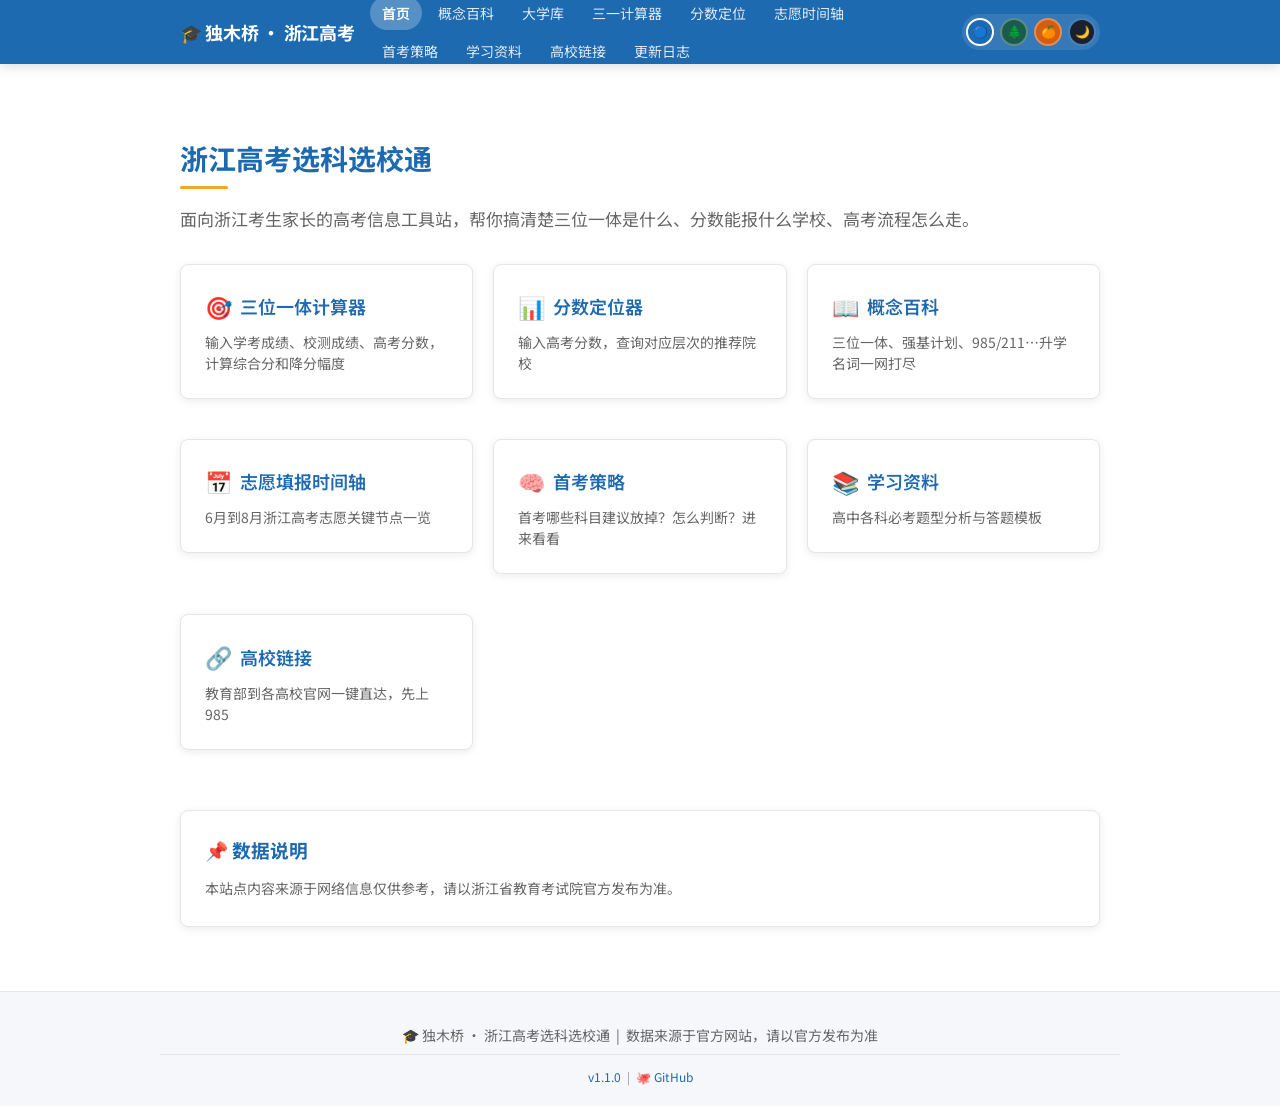
<file: index.html>
<!doctype html>
<html lang="zh-CN">
  <head>
    <meta charset="UTF-8" />
    <meta
      name="viewport"
      content="width=device-width, initial-scale=1.0, maximum-scale=5.0"
    />
    <title>独木桥 · 浙江高考选科选校通</title>
    <link rel="preconnect" href="https://fonts.googleapis.com" />
    <link
      href="https://fonts.googleapis.com/css2?family=Noto+Sans+SC:wght@400;500;600;700&display=swap"
      rel="stylesheet"
    />
    <link rel="stylesheet" href="css/style.css" />
    <script defer src="https://static.cloudflareinsights.com/beacon.min.js" data-cf-beacon='{"token": "ff1887dca16742aa95b09a15eb7b7708"}'></script>
  </head>
  <body>
    <script src="js/main.js"></script>
    <script>
      bootstrap();
    </script>

    <main class="container" style="margin-top: 40px">
      <h2 class="page-title">浙江高考选科选校通</h2>
      <p style="font-size: 17px; color: var(--text-light); margin-bottom: 32px">
        面向浙江考生家长的高考信息工具站，帮你搞清楚三位一体是什么、分数能报什么学校、高考流程怎么走。
      </p>

      <div class="tool-grid">
        <a href="calculator.html" class="tool-card">
          <div class="card">
            <h3><span class="icon">🎯</span> 三位一体计算器</h3>
            <p>输入学考成绩、校测成绩、高考分数，计算综合分和降分幅度</p>
          </div>
        </a>
        <a href="score-locator.html" class="tool-card">
          <div class="card">
            <h3><span class="icon">📊</span> 分数定位器</h3>
            <p>输入高考分数，查询对应层次的推荐院校</p>
          </div>
        </a>
        <a href="encyclopedia.html" class="tool-card">
          <div class="card">
            <h3><span class="icon">📖</span> 概念百科</h3>
            <p>三位一体、强基计划、985/211…升学名词一网打尽</p>
          </div>
        </a>
        <a href="timeline.html" class="tool-card">
          <div class="card">
            <h3><span class="icon">📅</span> 志愿填报时间轴</h3>
            <p>6月到8月浙江高考志愿关键节点一览</p>
          </div>
        </a>
        <a href="strategy.html" class="tool-card">
          <div class="card">
            <h3><span class="icon">🧠</span> 首考策略</h3>
            <p>首考哪些科目建议放掉？怎么判断？进来看看</p>
          </div>
        </a>
        <a href="study-materials.html" class="tool-card">
          <div class="card">
            <h3><span class="icon">📚</span> 学习资料</h3>
            <p>高中各科必考题型分析与答题模板</p>
          </div>
        </a>
        <a href="links.html" class="tool-card">
          <div class="card">
            <h3><span class="icon">🔗</span> 高校链接</h3>
            <p>教育部到各高校官网一键直达，先上985</p>
          </div>
        </a>
      </div>

      <div class="card">
        <h3 style="color: var(--primary); margin-bottom: 12px">📌 数据说明</h3>
        <p style="font-size: 14px; color: var(--text-light); line-height: 1.8">
          本站点内容来源于网络信息仅供参考，请以浙江省教育考试院官方发布为准。
        </p>
      </div>
    </main>
    <script>
      document.body.insertAdjacentHTML("beforeend", renderFooter());
    </script>
  </body>
</html>
</file>
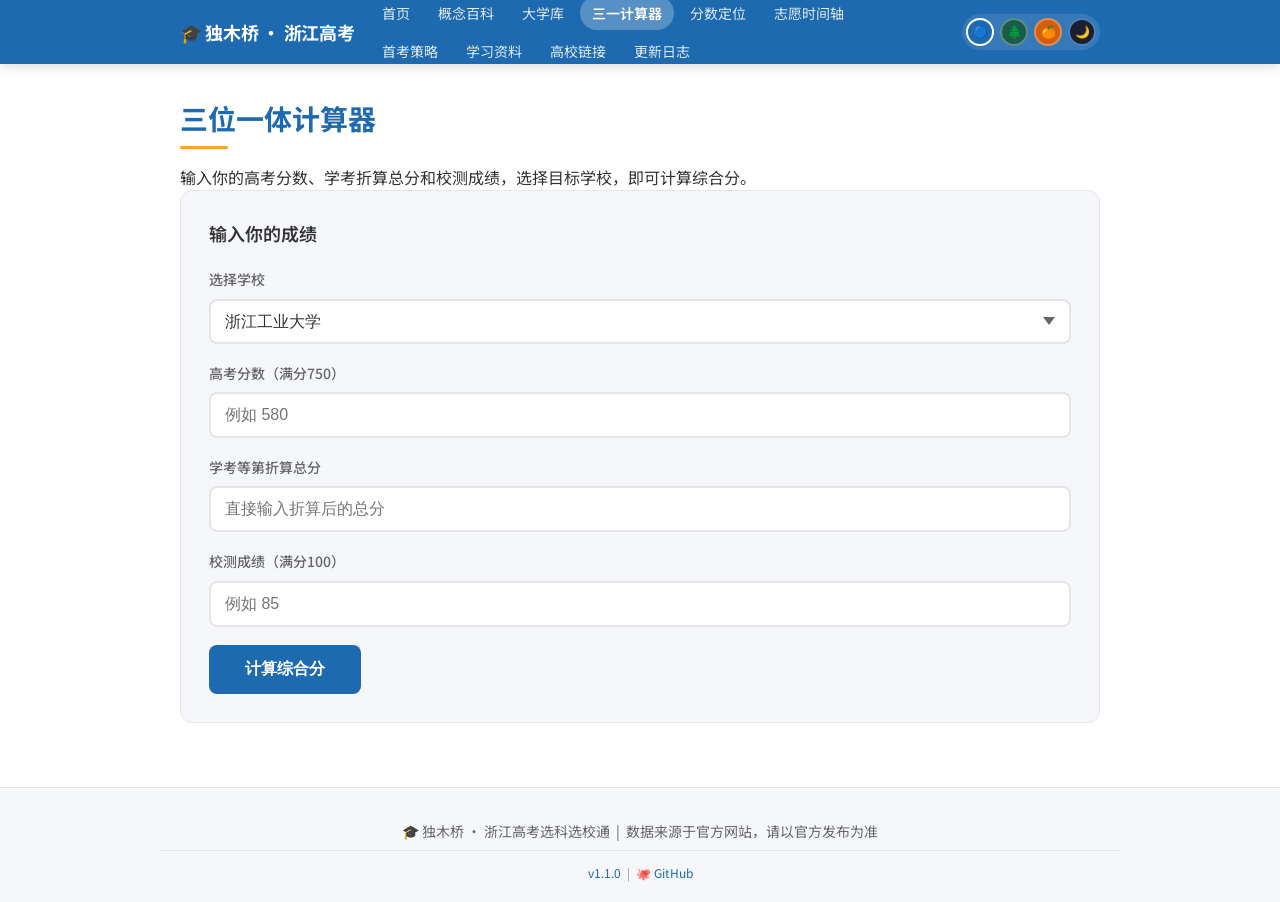
<file: calculator.html>
<!DOCTYPE html>
<html lang="zh-CN">
<head>
  <meta charset="UTF-8">
  <meta name="viewport" content="width=device-width, initial-scale=1.0">
  <title>三一计算器 · 独木桥</title>
  <link rel="preconnect" href="https://fonts.googleapis.com">
  <link rel="preconnect" href="https://fonts.gstatic.com" crossorigin>
  <link href="https://fonts.googleapis.com/css2?family=Noto+Sans+SC:wght@400;500;700&display=swap" rel="stylesheet">
  <link rel="stylesheet" href="css/style.css">
    <script defer src="https://static.cloudflareinsights.com/beacon.min.js" data-cf-beacon='{"token": "ff1887dca16742aa95b09a15eb7b7708"}'></script>
</head>
<body>
  <script src="js/main.js"></script>
  <script>
    bootstrap();
  </script>

  <div class="container">
    <h2 class="page-title">三位一体计算器</h2>
    <p class="subtitle">输入你的高考分数、学考折算总分和校测成绩，选择目标学校，即可计算综合分。</p>

    <div class="tool-section">
      <h3>输入你的成绩</h3>

      <div class="form-group">
        <label class="label" for="schoolSelect">选择学校</label>
        <select id="schoolSelect" class="select"></select>
      </div>

      <div class="form-group">
        <label class="label" for="gaokaoScore">高考分数（满分750）</label>
        <input id="gaokaoScore" type="number" class="input" placeholder="例如 580">
      </div>

      <div class="form-group">
        <label class="label" for="xuekaoScore">学考等第折算总分</label>
        <input id="xuekaoScore" type="number" class="input" placeholder="直接输入折算后的总分">
      </div>

      <div class="form-group">
        <label class="label" for="xiaoceScore">校测成绩（满分100）</label>
        <input id="xiaoceScore" type="number" class="input" placeholder="例如 85">
      </div>

      <button class="btn" onclick="calculate()">计算综合分</button>
    </div>

    <div id="resultBox" class="result-box" style="display: none;">
      <h4>计算结果</h4>
      <p id="resultScore"></p>
      <p id="resultNote"></p>
    </div>

    <div id="formulaCard" class="card" style="display: none;">
      <h4>权重说明</h4>
      <p id="formulaText"></p>
    </div>
  </div>

  <script type="application/json" id="page-data">[
  {
    "name": "浙江工业大学",
    "weights": { "gaokao": 0.6, "xuekao": 0.2, "xiaoce": 0.2 },
    "note": "学考等第折算：A=15分、B=10分、C=5分、D=2分"
  },
  {
    "name": "浙江财经大学",
    "weights": { "gaokao": 0.6, "xuekao": 0.2, "xiaoce": 0.2 },
    "note": ""
  },
  {
    "name": "温州医科大学",
    "weights": { "gaokao": 0.6, "xuekao": 0.2, "xiaoce": 0.2 },
    "note": ""
  },
  {
    "name": "浙江工商大学",
    "weights": { "gaokao": 0.6, "xuekao": 0.2, "xiaoce": 0.2 },
    "note": ""
  },
  {
    "name": "浙江理工大学",
    "weights": { "gaokao": 0.6, "xuekao": 0.2, "xiaoce": 0.2 },
    "note": ""
  },
  {
    "name": "浙江科技学院",
    "weights": { "gaokao": 0.6, "xuekao": 0.2, "xiaoce": 0.2 },
    "note": ""
  },
  {
    "name": "浙大城市学院",
    "weights": { "gaokao": 0.6, "xuekao": 0.2, "xiaoce": 0.2 },
    "note": ""
  },
  {
    "name": "绍兴文理学院",
    "weights": { "gaokao": 0.6, "xuekao": 0.2, "xiaoce": 0.2 },
    "note": ""
  },
  {
    "name": "杭州师范大学",
    "weights": { "gaokao": 0.6, "xuekao": 0.15, "xiaoce": 0.25 },
    "note": "校测权重较高"
  },
  {
    "name": "宁波诺丁汉大学",
    "weights": { "gaokao": 0.6, "xuekao": 0.15, "xiaoce": 0.25 },
    "note": ""
  },
  {
    "name": "温州肯恩大学",
    "weights": { "gaokao": 0.6, "xuekao": 0.15, "xiaoce": 0.25 },
    "note": ""
  },
  {
    "name": "宁波大学",
    "weights": { "gaokao": 0.6, "xuekao": 0.1, "xiaoce": 0.3 },
    "note": ""
  },
  {
    "name": "浙江师范大学（复硕）",
    "weights": { "gaokao": 0.6, "xuekao": 0.1, "xiaoce": 0.3 },
    "note": ""
  },
  {
    "name": "杭州师范大学（复硕）",
    "weights": { "gaokao": 0.6, "xuekao": 0.1, "xiaoce": 0.3 },
    "note": ""
  },
  {
    "name": "浙江警察学院",
    "weights": { "gaokao": 0.75, "xuekao": 0.1, "xiaoce": 0.15 },
    "note": "高考权重最高"
  }
]</script>

  <script>
    const formulas = getPageData();
    const schoolSelect = document.getElementById('schoolSelect');
    const resultBox = document.getElementById('resultBox');
    const formulaCard = document.getElementById('formulaCard');

    // Populate school dropdown on page load
    function populateSchoolDropdown() {
      formulas.forEach(function(school) {
        const option = document.createElement('option');
        option.value = school.name;
        option.textContent = school.name;
        schoolSelect.appendChild(option);
      });
    }

    // Update formula display when school is selected
    function updateFormulaDisplay() {
      const selectedName = schoolSelect.value;
      const school = formulas.find(function(s) { return s.name === selectedName; });

      if (school) {
        const gaokaoWeight = (school.weights.gaokao * 100).toFixed(0);
        const xuekaoWeight = (school.weights.xuekao * 100).toFixed(0);
        const xiaoceWeight = (school.weights.xiaoce * 100).toFixed(0);

        let text = '高考 ' + gaokaoWeight + '% + 学考 ' + xuekaoWeight + '% + 校测 ' + xiaoceWeight + '%';
        if (school.note) {
          text += '。' + school.note;
        }

        document.getElementById('formulaText').textContent = text;
        formulaCard.style.display = 'block';
      }
    }

    // Calculate综合分
    function calculate() {
      const selectedName = schoolSelect.value;
      const school = formulas.find(function(s) { return s.name === selectedName; });

      if (!school) {
        alert('请选择学校');
        return;
      }

      const gaokaoScore = parseFloat(document.getElementById('gaokaoScore').value);
      const xuekaoScore = parseFloat(document.getElementById('xuekaoScore').value);
      const xiaoceScore = parseFloat(document.getElementById('xiaoceScore').value);

      if (isNaN(gaokaoScore) || isNaN(xuekaoScore) || isNaN(xiaoceScore)) {
        alert('请填写所有成绩');
        return;
      }

      const gaokaoNormalized = (gaokaoScore / 750) * 100;
      const 综合分 = gaokaoNormalized * school.weights.gaokao +
                     xuekaoScore * school.weights.xuekao +
                     xiaoceScore * school.weights.xiaoce;

      const 综合分Rounded = Math.round(综合分 * 100) / 100;

      document.getElementById('resultScore').textContent = 综合分Rounded + ' 分';
      document.getElementById('resultNote').textContent = '根据该校的权重计算，你的综合分为 ' + 综合分Rounded + ' 分';
      resultBox.style.display = 'block';
    }

    schoolSelect.addEventListener('change', updateFormulaDisplay);

    populateSchoolDropdown();
  </script>

  <script>
    document.body.insertAdjacentHTML('beforeend', renderFooter());
  </script>
</body>
</html>
</file>
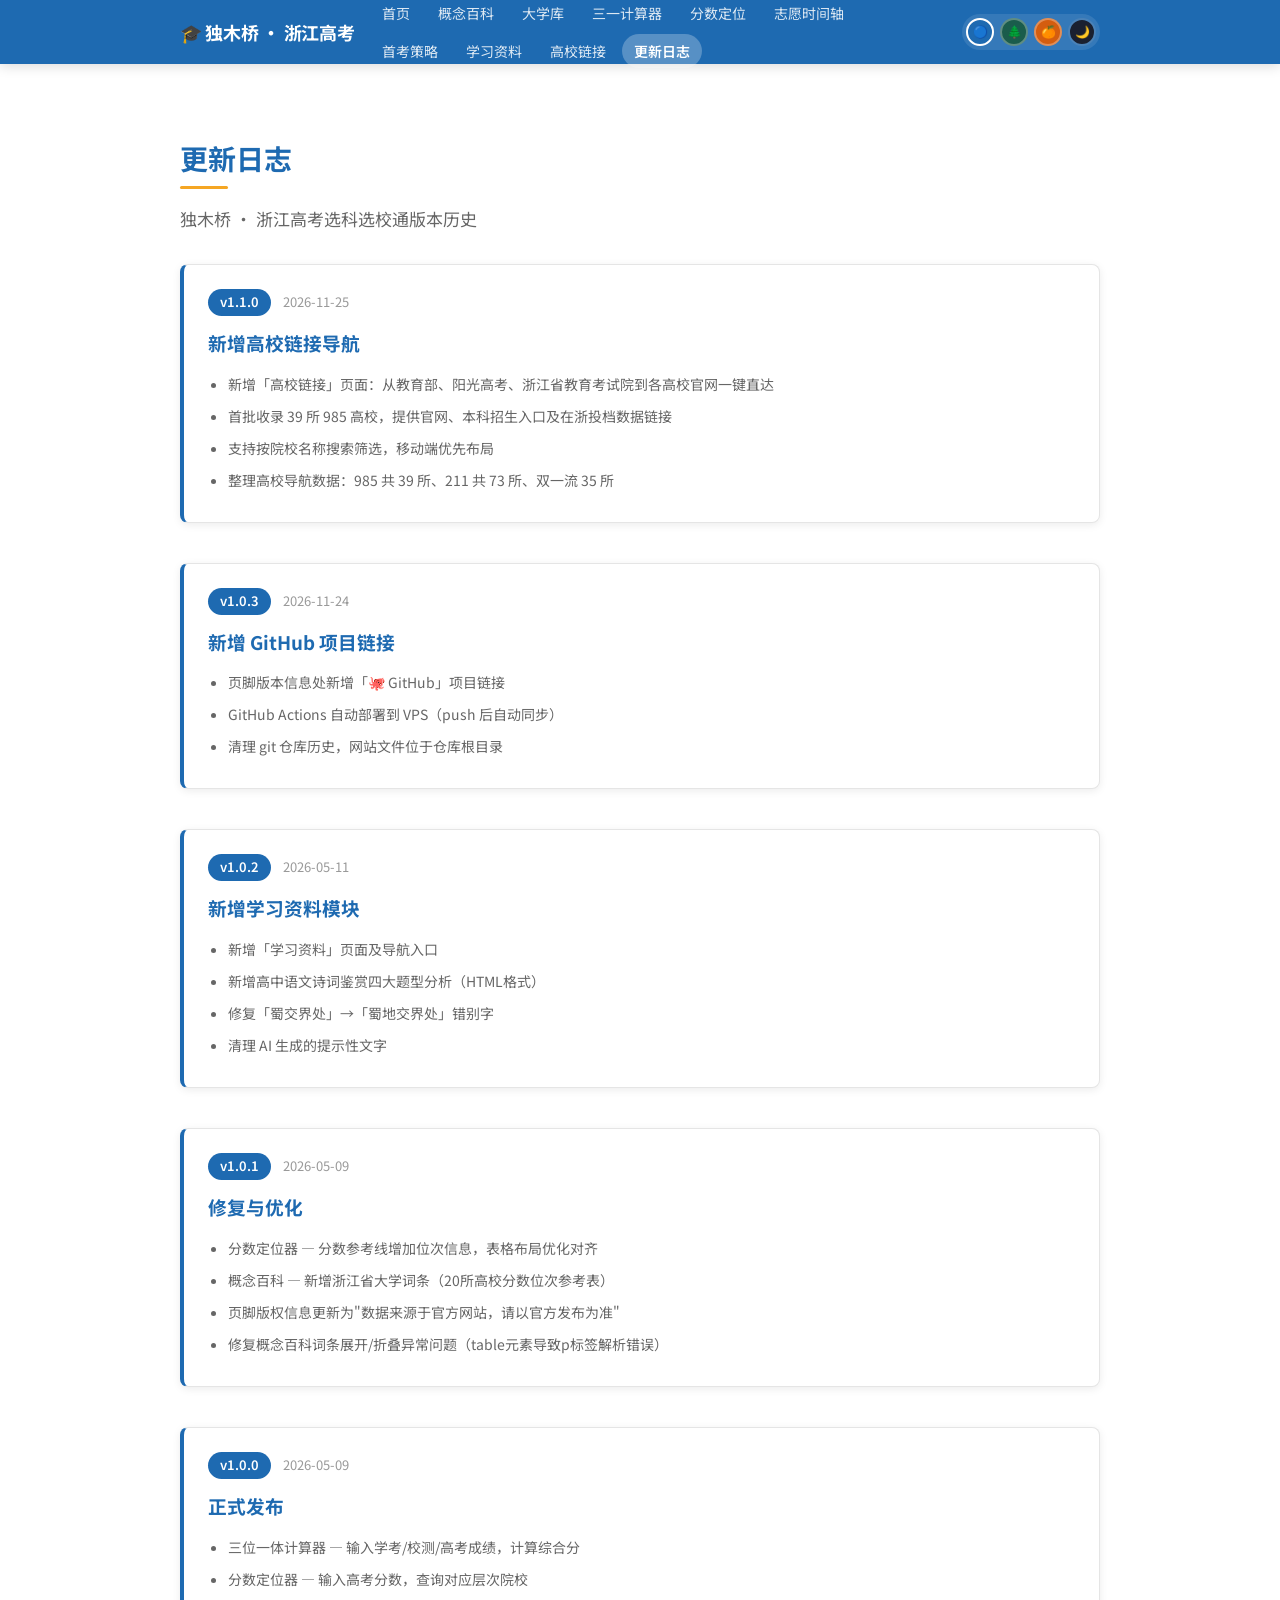
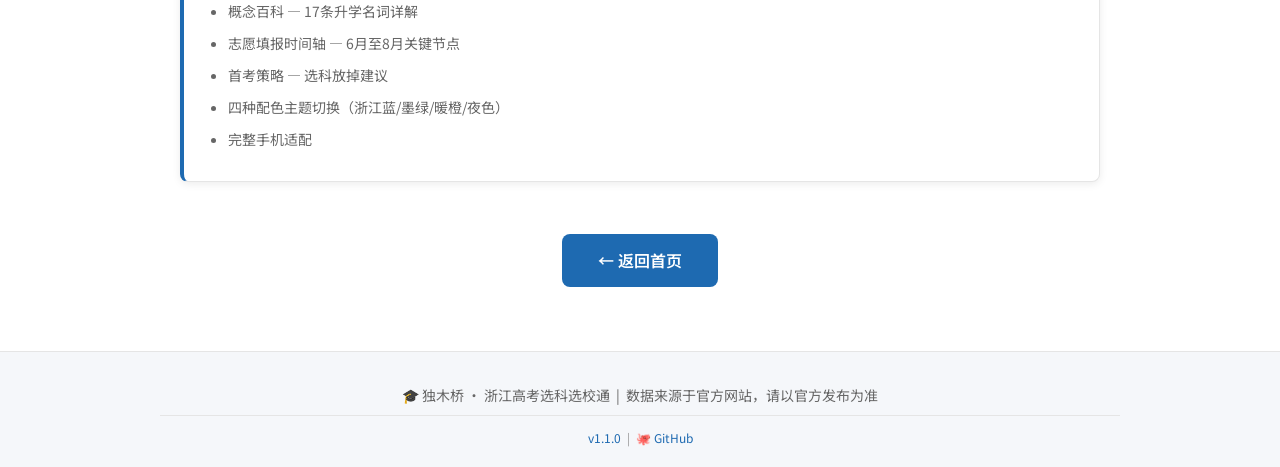
<file: changelog.html>
<!doctype html>
<html lang="zh-CN">
  <head>
    <meta charset="UTF-8" />
    <meta
      name="viewport"
      content="width=device-width, initial-scale=1.0, maximum-scale=5.0"
    />
    <title>更新日志 · 独木桥</title>
    <link rel="preconnect" href="https://fonts.googleapis.com" />
    <link
      href="https://fonts.googleapis.com/css2?family=Noto+Sans+SC:wght@400;500;600;700&display=swap"
      rel="stylesheet"
    />
    <link rel="stylesheet" href="css/style.css" />
    <script defer src="https://static.cloudflareinsights.com/beacon.min.js" data-cf-beacon='{"token": "ff1887dca16742aa95b09a15eb7b7708"}'></script>
  </head>
  <body>
    <script src="js/main.js"></script>
    <script>
      bootstrap();
    </script>

    <main class="container" style="margin-top: 40px">
      <h2 class="page-title">更新日志</h2>
      <p style="font-size: 17px; color: var(--text-light); margin-bottom: 32px">
        独木桥 · 浙江高考选科选校通版本历史
      </p>

      <div class="changelog-list">
        <div class="changelog-item card">
          <div class="changelog-header">
            <span class="changelog-version">v1.1.0</span>
            <span class="changelog-date">2026-11-25</span>
          </div>
          <h3 style="color: var(--primary); margin-bottom: 12px">新增高校链接导航</h3>
          <ul style="color: var(--text-light); font-size: 14px; line-height: 2; padding-left: 20px">
            <li>新增「高校链接」页面：从教育部、阳光高考、浙江省教育考试院到各高校官网一键直达</li>
            <li>首批收录 39 所 985 高校，提供官网、本科招生入口及在浙投档数据链接</li>
            <li>支持按院校名称搜索筛选，移动端优先布局</li>
            <li>整理高校导航数据：985 共 39 所、211 共 73 所、双一流 35 所</li>
          </ul>
        </div>

        <div class="changelog-item card">
          <div class="changelog-header">
            <span class="changelog-version">v1.0.3</span>
            <span class="changelog-date">2026-11-24</span>
          </div>
          <h3 style="color: var(--primary); margin-bottom: 12px">新增 GitHub 项目链接</h3>
          <ul style="color: var(--text-light); font-size: 14px; line-height: 2; padding-left: 20px">
            <li>页脚版本信息处新增「🐙 GitHub」项目链接</li>
            <li>GitHub Actions 自动部署到 VPS（push 后自动同步）</li>
            <li>清理 git 仓库历史，网站文件位于仓库根目录</li>
          </ul>
        </div>

        <div class="changelog-item card">
          <div class="changelog-header">
            <span class="changelog-version">v1.0.2</span>
            <span class="changelog-date">2026-05-11</span>
          </div>
          <h3 style="color: var(--primary); margin-bottom: 12px">新增学习资料模块</h3>
          <ul style="color: var(--text-light); font-size: 14px; line-height: 2; padding-left: 20px">
            <li>新增「学习资料」页面及导航入口</li>
            <li>新增高中语文诗词鉴赏四大题型分析（HTML格式）</li>
            <li>修复「蜀交界处」→「蜀地交界处」错别字</li>
            <li>清理 AI 生成的提示性文字</li>
          </ul>
        </div>

        <div class="changelog-item card">
          <div class="changelog-header">
            <span class="changelog-version">v1.0.1</span>
            <span class="changelog-date">2026-05-09</span>
          </div>
          <h3 style="color: var(--primary); margin-bottom: 12px">修复与优化</h3>
          <ul style="color: var(--text-light); font-size: 14px; line-height: 2; padding-left: 20px">
            <li>分数定位器 — 分数参考线增加位次信息，表格布局优化对齐</li>
            <li>概念百科 — 新增浙江省大学词条（20所高校分数位次参考表）</li>
            <li>页脚版权信息更新为"数据来源于官方网站，请以官方发布为准"</li>
            <li>修复概念百科词条展开/折叠异常问题（table元素导致p标签解析错误）</li>
          </ul>
        </div>

        <div class="changelog-item card">
          <div class="changelog-header">
            <span class="changelog-version">v1.0.0</span>
            <span class="changelog-date">2026-05-09</span>
          </div>
          <h3 style="color: var(--primary); margin-bottom: 12px">正式发布</h3>
          <ul style="color: var(--text-light); font-size: 14px; line-height: 2; padding-left: 20px">
            <li>三位一体计算器 — 输入学考/校测/高考成绩，计算综合分</li>
            <li>分数定位器 — 输入高考分数，查询对应层次院校</li>
            <li>概念百科 — 17条升学名词详解</li>
            <li>志愿填报时间轴 — 6月至8月关键节点</li>
            <li>首考策略 — 选科放掉建议</li>
            <li>四种配色主题切换（浙江蓝/墨绿/暖橙/夜色）</li>
            <li>完整手机适配</li>
          </ul>
        </div>
      </div>

      <div style="margin-top: 32px; text-align: center;">
        <a href="index.html" class="btn" style="display: inline-flex;">← 返回首页</a>
      </div>
    </main>

    <script>
      document.body.insertAdjacentHTML('beforeend', renderFooter());
    </script>
  </body>
</html>
</file>
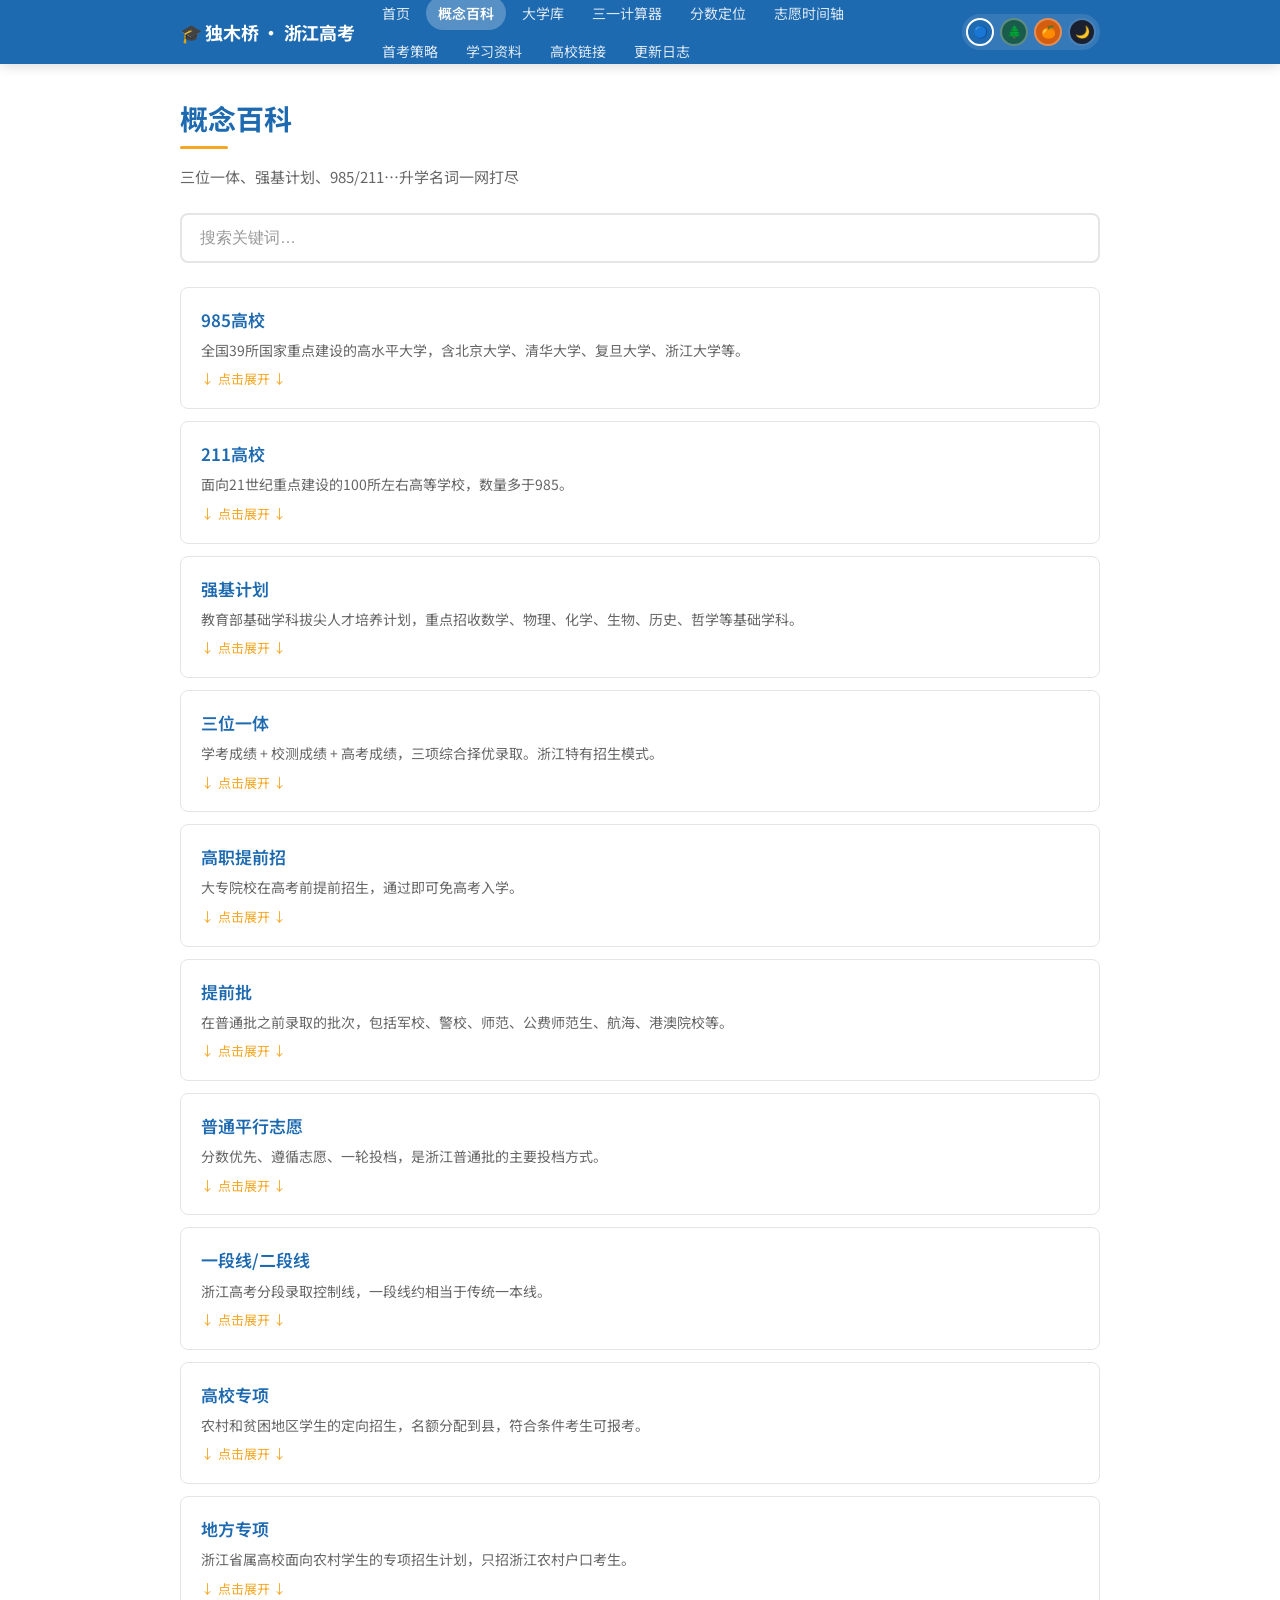
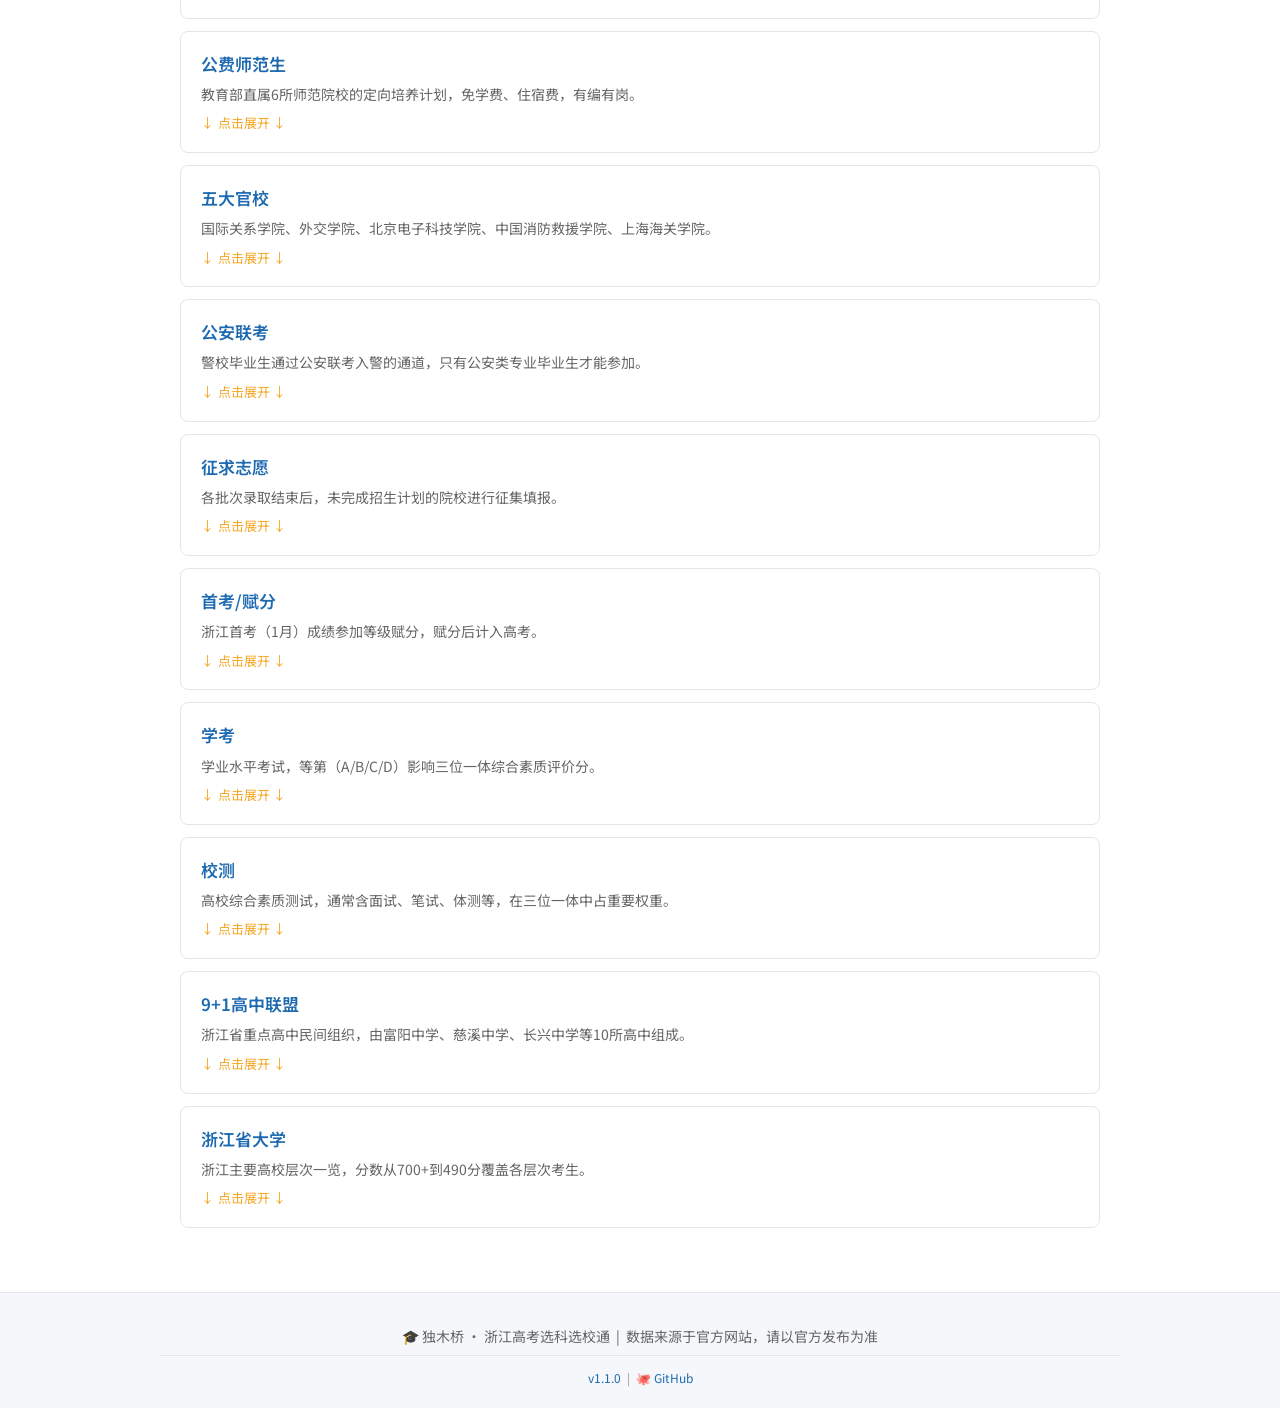
<file: encyclopedia.html>
<!DOCTYPE html>
<html lang="zh-CN">
<head>
  <meta charset="UTF-8">
  <meta name="viewport" content="width=device-width, initial-scale=1.0">
  <title>概念百科 · 独木桥</title>
  <link rel="preconnect" href="https://fonts.googleapis.com">
  <link href="https://fonts.googleapis.com/css2?family=Noto+Sans+SC:wght@400;500;600;700&display=swap" rel="stylesheet">
  <link rel="stylesheet" href="css/style.css">
    <script defer src="https://static.cloudflareinsights.com/beacon.min.js" data-cf-beacon='{"token": "ff1887dca16742aa95b09a15eb7b7708"}'></script>
</head>
<body>
  <script src="js/main.js"></script>
  <script>
    bootstrap();
  </script>

  <main class="container">
    <h2 class="page-title">概念百科</h2>
    <p style="font-size:15px;color:var(--text-light);margin-bottom:24px;">三位一体、强基计划、985/211…升学名词一网打尽</p>
    <input type="text" id="searchInput" class="search-box" placeholder="搜索关键词…">

    <div id="termsList"></div>
  </main>

  <script type="application/json" id="page-data">
[
  {
    "id": "985",
    "name": "985高校",
    "desc": "全国39所国家重点建设的高水平大学，含北京大学、清华大学、复旦大学、浙江大学等。",
    "detail": "<strong>985高校</strong>是国家在1998年启动的重点建设工程，全国共39所。浙江仅有浙江大学一所。985高校在提前批、普通批均有招生，分数要求较高。<br><br><strong>🏛️ 北京（8所）</strong><br>北京大学、清华大学、中国人民大学、北京师范大学、北京航空航天大学、北京理工大学、中国农业大学、中央民族大学<br><br><strong>🌆 上海（4所）</strong><br>复旦大学、上海交通大学、同济大学、华东师范大学<br><br><strong>🌿 浙江（1所）</strong><br>浙江大学<br><br><strong>🌸 江苏（2所）</strong><br>南京大学、东南大学<br><br><strong>📖 安徽（1所）</strong><br>中国科学技术大学<br><br><strong>🌊 福建（1所）</strong><br>厦门大学<br><br><strong>🏔️ 山东（2所）</strong><br>山东大学、中国海洋大学<br><br><strong>🐉 广东（2所）</strong><br>中山大学、华南理工大学<br><br><strong>🌾 黑龙江（1所）</strong><br>哈尔滨工业大学<br><br><strong>❄️ 吉林（1所）</strong><br>吉林大学<br><br><strong>🏛️ 辽宁（2所）</strong><br>大连理工大学、东北大学<br><br><strong>🦁 天津（2所）</strong><br>天津大学、南开大学<br><br><strong>🚂 湖北（2所）</strong><br>武汉大学、华中科技大学<br><br><strong>🌺 湖南（3所）</strong><br>中南大学、国防科技大学、湖南大学<br><br><strong>🐼 四川（2所）</strong><br>四川大学、电子科技大学<br><br><strong>🌈 重庆（1所）</strong><br>重庆大学<br><br><strong>🗺️ 陕西（3所）</strong><br>西安交通大学、西北工业大学、西北农林科技大学<br><br><strong>🌿 甘肃（1所）</strong><br>兰州大学<br><br><strong>🌟 云南（1所）</strong><br>云南大学<br><br><strong>🏜️ 新疆（1所）</strong><br>新疆大学<br><br><strong>⛰️ 贵州（1所）</strong><br>贵州大学<br><br><strong>🌴 海南（1所）</strong><br>海南大学<br><br><strong>🌬️ 宁夏（1所）</strong><br>宁夏大学<br><br><strong>🏔️ 青海（1所）</strong><br>青海大学<br><br><strong>🏔️ 西藏（1所）</strong><br>西藏大学<br><br><strong>🪿 内蒙古（1所）</strong><br>内蒙古大学<br><br><strong>🦌 广西（1所）</strong><br>广西大学"
  },
  {
    "id": "211",
    "name": "211高校",
    "desc": "面向21世纪重点建设的100所左右高等学校，数量多于985。",
    "detail": "<strong>211工程</strong>是国家重点建设项目，全国约116所，包含所有985高校。211学校在就业和升学方面均有优势。<br><br><strong>🏛️ 北京（26所）</strong><br>北京大学、清华大学、中国人民大学、北京师范大学、北京航空航天大学、北京理工大学、中国农业大学、中央民族大学、北京交通大学、北京工业大学、北京科技大学、北京化工大学、北京邮电大学、北京林业大学、北京协和医学院、北京中医药大学、北京外国语大学、对外经济贸易大学、北京体育大学、中央音乐学院、中国政法大学、中国矿业大学（北京）、中国石油大学（北京）、华北电力大学<br><br><strong>🌆 上海（9所）</strong><br>复旦大学、上海交通大学、同济大学、华东师范大学、上海外国语大学、上海财经大学、东华大学、华东理工大学、上海大学<br><br><strong>🌿 浙江（1所）</strong><br>浙江大学<br><br><strong>🌸 江苏（11所）</strong><br>南京大学、东南大学、南京航空航天大学、南京理工大学、河海大学、南京农业大学、南京师范大学、中国矿业大学（徐州）、苏州大学、江南大学、中国药科大学<br><br><strong>📖 安徽（3所）</strong><br>中国科学技术大学、安徽大学、合肥工业大学<br><br><strong>🌊 福建（2所）</strong><br>厦门大学、福州大学<br><br><strong>🏔️ 山东（3所）</strong><br>山东大学、中国海洋大学、中国石油大学（华东）<br><br><strong>🐉 广东（4所）</strong><br>中山大学、华南理工大学、暨南大学、华南师范大学<br><br><strong>🦁 天津（2所）</strong><br>天津大学、南开大学<br><br><strong>❄️ 吉林（3所）</strong><br>吉林大学、东北师范大学、延边大学<br><br><strong>🌾 黑龙江（4所）</strong><br>哈尔滨工业大学、哈尔滨工程大学、东北林业大学、东北农业大学<br><br><strong>🏛️ 辽宁（4所）</strong><br>大连理工大学、东北大学、辽宁大学、大连海事大学<br><br><strong>🚂 湖北（7所）</strong><br>武汉大学、华中科技大学、武汉理工大学、华中师范大学、华中农业大学、中南财经政法大学、中国地质大学（武汉）<br><br><strong>🌺 湖南（4所）</strong><br>中南大学、湖南大学、湖南师范大学、国防科技大学<br><br><strong>🐼 四川（5所）</strong><br>四川大学、电子科技大学、西南交通大学、西南财经大学、四川农业大学<br><br><strong>🌈 重庆（2所）</strong><br>重庆大学、西南大学<br><br><strong>🗺️ 陕西（7所）</strong><br>西安交通大学、西北工业大学、西北农林科技大学、西安电子科技大学、陕西师范大学、长安大学、西北大学<br><br><strong>🌿 甘肃（1所）</strong><br>兰州大学<br><br><strong>🌟 云南（2所）</strong><br>云南大学、昆明理工大学<br><br><strong>🏜️ 新疆（2所）</strong><br>新疆大学、石河子大学<br><br><strong>⛰️ 贵州（1所）</strong><br>贵州大学<br><br><strong>🌴 海南（1所）</strong><br>海南大学<br><br><strong>🌬️ 宁夏（1所）</strong><br>宁夏大学<br><br><strong>🏔️ 青海（1所）</strong><br>青海大学<br><br><strong>🦌 广西（1所）</strong><br>广西大学<br><br><strong>🌍 河北（2所）</strong><br>河北工业大学、华北电力大学（保定）<br><br><strong>⛰️ 山西（1所）</strong><br>太原理工大学<br><br><strong>🌄 河南（1所）</strong><br>郑州大学<br><br><strong>🌾 江西（1所）</strong><br>南昌大学<br><br><strong>🦌 内蒙古（1所）</strong><br>内蒙古大学<br><br><strong>🚢 黑龙江（2所）</strong><br>东北林业大学、东北农业大学"
  },
  {
    "id": "qiangji",
    "name": "强基计划",
    "desc": "教育部基础学科拔尖人才培养计划，重点招收数学、物理、化学、生物、历史、哲学等基础学科。",
    "detail": "强基计划是2020年开始的招生改革措施，在普通批之前单独录取。适合基础学科特长的学生，但入学后不能转专业。"
  },
  {
    "id": "sanweiyiti",
    "name": "三位一体",
    "desc": "学考成绩 + 校测成绩 + 高考成绩，三项综合择优录取。浙江特有招生模式。",
    "detail": "三位一体是浙江省特有的综合评价招生模式。综合分 = 高考成绩×权重 + 学考成绩×权重 + 校测成绩×权重。各校权重不同，最高可降分68分。报名时间通常在3-4月，校测在4月，高考后填志愿。"
  },
  {
    "id": "gaozhi",
    "name": "高职提前招",
    "desc": "大专院校在高考前提前招生，通过即可免高考入学。",
    "detail": "高职提前招适合成绩一般的学生，通过招生院校的综合测试后可直接录取。浙江省有47所高职院校参与。"
  },
  {
    "id": "tiqianpi",
    "name": "提前批",
    "desc": "在普通批之前录取的批次，包括军校、警校、师范、公费师范生、航海、港澳院校等。",
    "detail": "提前批填报时间在6月29-30日（浙江）。提前批不影响普通批录取，适合有明确意向的学生。但注意：提前批一旦录取，普通批不再投档。"
  },
  {
    "id": "pingxing",
    "name": "普通平行志愿",
    "desc": "分数优先、遵循志愿、一轮投档，是浙江普通批的主要投档方式。",
    "detail": "平行志愿下，先按分数排位，再按志愿顺序投档。每位考生只有一次投档机会。填志愿时要有梯度：冲、稳、保。"
  },
  {
    "id": "yiduanxian",
    "name": "一段线/二段线",
    "desc": "浙江高考分段录取控制线，一段线约相当于传统一本线。",
    "detail": "一段线按实考人数的前60%划定，二段线按前90%划定。一段线考生可以报一本和二本院校；二段线考生主要报二本、三本和大专。"
  },
  {
    "id": "gaoxiao",
    "name": "高校专项",
    "desc": "农村和贫困地区学生的定向招生，名额分配到县，符合条件考生可报考。",
    "detail": "高校专项计划招生院校为部属高校和浙江大学等。考生需符合浙江省实施区域条件，在单独批次填报志愿，每生可填报一所院校。"
  },
  {
    "id": "difang",
    "name": "地方专项",
    "desc": "浙江省属高校面向农村学生的专项招生计划，只招浙江农村户口考生。",
    "detail": "地方专项计划志愿单独设置批次，实行专业平行志愿投档。考生可填报不超过30个志愿，每所高校的1个专业作为1个志愿单位。"
  },
  {
    "id": "gongfei",
    "name": "公费师范生",
    "desc": "教育部直属6所师范院校的定向培养计划，免学费、住宿费，有编有岗。",
    "detail": "招生院校：北京师范大学、华东师范大学、东北师范大学、华中师范大学、陕西师范大学、西南大学。毕业后面向生源地就业，有服务期。"
  },
  {
    "id": "wuguanxiao",
    "name": "五大官校",
    "desc": "国际关系学院、外交学院、北京电子科技学院、中国消防救援学院、上海海关学院。",
    "detail": "这五所院校均为提前批招生，就业方向明确（外交、消防、海关、信息安全等）。北京电子科技学院的密码科学与技术是王牌专业。"
  },
  {
    "id": "gongan",
    "name": "公安联考",
    "desc": "警校毕业生通过公安联考入警的通道，只有公安类专业毕业生才能参加。",
    "detail": "浙江警官职业学院毕业生不能参加公安联考（可以参加司法联考，必须是提前批专业）。公安专业只在提前批招生，需参加面试、体测、政审。"
  },
  {
    "id": "zhengji",
    "name": "征求志愿",
    "desc": "各批次录取结束后，未完成招生计划的院校进行征集填报。",
    "detail": "征求志愿填报时间通常在7月下旬至8月初。一段征求在7月26-27日，二段征求在8月5日。征求志愿是上车的最后机会。"
  },
  {
    "id": "shoukao",
    "name": "首考/赋分",
    "desc": "浙江首考（1月）成绩参加等级赋分，赋分后计入高考。",
    "detail": "首考科目（外语+选考科目）以等级赋分计入高考。赋分区间1-100分，最低21分。首考成绩不理想的科目可以在6月再次报考，取最高分。"
  },
  {
    "id": "xuekao",
    "name": "学考",
    "desc": "学业水平考试，等第（A/B/C/D）影响三位一体综合素质评价分。",
    "detail": "学考成绩以等第呈现：A等折算分最高，D等最低。各校三位一体中学考权重10%-20%不等。学考等第也可以反映学生的学习基础。"
  },
  {
    "id": "xiaoce",
    "name": "校测",
    "desc": "高校综合素质测试，通常含面试、笔试、体测等，在三位一体中占重要权重。",
    "detail": "校测通常在4月底进行，各校形式不同（面试为主）。面试成绩1分之差可能带来高考成绩几十分的优惠。校测权重通常10%-30%。"
  },
  {
    "id": "gaozhong",
    "name": "9+1高中联盟",
    "desc": "浙江省重点高中民间组织，由富阳中学、慈溪中学、长兴中学等10所高中组成。",
    "detail": "<strong>浙江省9+1高中联盟</strong>成立于2015年1月8日，由以下10所重点高中和浙江睿达教育科技有限公司联合发起设立：<br><br><strong>🏫 联盟成员（9所）</strong><br>富阳中学、慈溪中学、长兴中学、衢州二中、台州中学、桐乡高级中学、新昌中学、义乌中学、舟山中学<br><br><strong>🏢 发起单位</strong><br>浙江睿达教育科技有限公司<br><br>该联盟主要为浙江省重点高中之间的资源共享、考试研讨、尖子生培养等合作平台。"
  },
  {
    "id": "zhejiang-universities",
    "name": "浙江省大学",
    "desc": "浙江主要高校层次一览，分数从700+到490分覆盖各层次考生。",
    "detail": "<p style='margin-bottom:12px;font-size:14px;color:#666;'>以下为浙江主要高校层次参考（基于2025年投档数据整理）：</p><table class='zj-table'><thead><tr><th style='width:30%'>院校</th><th style='width:25%'>层次</th><th style='text-align:right;width:22%'>分数参考</th><th style='text-align:right;width:23%'>位次参考</th></tr></thead><tbody><tr><td><span class='zj-univ'>浙江大学</span><br><span style='font-size:12px;color:#888;'>杭州 · 985/211</span></td><td><span class='zj-badge' style='background:#ffe0e0;color:#c62828;'>顶尖</span></td><td style='text-align:right'><span class='zj-score' style='color:#c62828;'>700+</span></td><td style='text-align:right'><span class='zj-rank'>&lt; 200</span></td></tr><tr><td><span class='zj-univ'>西湖大学</span><br><span style='font-size:12px;color:#888;'>杭州 · 新型研究型</span></td><td><span class='zj-badge' style='background:#fff3e0;color:#e65100;'>研究型</span></td><td style='text-align:right'><span class='zj-score' style='color:#e65100;'>660+</span></td><td style='text-align:right'><span class='zj-rank'>1000-3000</span></td></tr><tr><td><span class='zj-univ'>宁波诺丁汉大学</span><br><span style='font-size:12px;color:#888;'>宁波 · 中外合作</span></td><td><span class='zj-badge' style='background:#fff3e0;color:#e65100;'>中外合作</span></td><td style='text-align:right'><span class='zj-score' style='color:#e65100;'>630+</span></td><td style='text-align:right'><span class='zj-rank'>5000-1.5万</span></td></tr><tr><td><span class='zj-univ'>浙江工业大学</span><br><span style='font-size:12px;color:#888;'>杭州 · 省重点</span></td><td><span class='zj-badge' style='background:#fff8e1;color:#f57f17;'>省重点</span></td><td style='text-align:right'><span class='zj-score' style='color:#f57f17;'>600-630</span></td><td style='text-align:right'><span class='zj-rank'>1.5-4万</span></td></tr><tr><td><span class='zj-univ'>宁波大学</span><br><span style='font-size:12px;color:#888;'>宁波 · 一流学科建设</span></td><td><span class='zj-badge' style='background:#fff8e1;color:#f57f17;'>双一流学科</span></td><td style='text-align:right'><span class='zj-score' style='color:#f57f17;'>610-635</span></td><td style='text-align:right'><span class='zj-rank'>1.2-3.5万</span></td></tr><tr><td><span class='zj-univ'>浙江师范大学</span><br><span style='font-size:12px;color:#888;'>金华 · 师范类</span></td><td><span class='zj-badge' style='background:#fff8e1;color:#f57f17;'>省重点</span></td><td style='text-align:right'><span class='zj-score' style='color:#f57f17;'>595-620</span></td><td style='text-align:right'><span class='zj-rank'>2-5万</span></td></tr><tr><td><span class='zj-univ'>杭州电子科技大学</span><br><span style='font-size:12px;color:#888;'>杭州 · 理工类</span></td><td><span class='zj-badge' style='background:#e8f5e9;color:#388e3c;'>热门理工</span></td><td style='text-align:right'><span class='zj-score' style='color:#388e3c;'>605-635</span></td><td style='text-align:right'><span class='zj-rank'>1.5-3.5万</span></td></tr><tr><td><span class='zj-univ'>浙江理工大学</span><br><span style='font-size:12px;color:#888;'>杭州 · 理工类</span></td><td><span class='zj-badge' style='background:#fffde7;color:#afb42b;'>普通本科</span></td><td style='text-align:right'><span class='zj-score' style='color:#9e9d24;'>575-600</span></td><td style='text-align:right'><span class='zj-rank'>4-7万</span></td></tr><tr><td><span class='zj-univ'>浙江财经大学</span><br><span style='font-size:12px;color:#888;'>杭州 · 财经类</span></td><td><span class='zj-badge' style='background:#fffde7;color:#afb42b;'>普通本科</span></td><td style='text-align:right'><span class='zj-score' style='color:#9e9d24;'>575-600</span></td><td style='text-align:right'><span class='zj-rank'>4-7万</span></td></tr><tr><td><span class='zj-univ'>浙江工商大学</span><br><span style='font-size:12px;color:#888;'>杭州 · 财经类</span></td><td><span class='zj-badge' style='background:#fffde7;color:#afb42b;'>普通本科</span></td><td style='text-align:right'><span class='zj-score' style='color:#9e9d24;'>570-595</span></td><td style='text-align:right'><span class='zj-rank'>5-8万</span></td></tr><tr><td><span class='zj-univ'>中国计量大学</span><br><span style='font-size:12px;color:#888;'>杭州 · 理工类</span></td><td><span class='zj-badge' style='background:#e3f2fd;color:#1565c0;'>普通本科</span></td><td style='text-align:right'><span class='zj-score' style='color:#1565c0;'>570-590</span></td><td style='text-align:right'><span class='zj-rank'>5-8万</span></td></tr><tr><td><span class='zj-univ'>浙江中医药大学</span><br><span style='font-size:12px;color:#888;'>杭州 · 医药类</span></td><td><span class='zj-badge' style='background:#e8f5e9;color:#388e3c;'>医药类</span></td><td style='text-align:right'><span class='zj-score' style='color:#388e3c;'>580-610</span></td><td style='text-align:right'><span class='zj-rank'>3.5-6万</span></td></tr><tr><td><span class='zj-univ'>温州医科大学</span><br><span style='font-size:12px;color:#888;'>温州 · 医药类</span></td><td><span class='zj-badge' style='background:#e8f5e9;color:#388e3c;'>热门医药</span></td><td style='text-align:right'><span class='zj-score' style='color:#388e3c;'>600-640</span></td><td style='text-align:right'><span class='zj-rank'>1.5-3万</span></td></tr><tr><td><span class='zj-univ'>浙江警察学院</span><br><span style='font-size:12px;color:#888;'>杭州 · 提前批公安</span></td><td><span class='zj-badge' style='background:#fce4ec;color:#c2185b;'>提前批</span></td><td style='text-align:right'><span class='zj-score' style='color:#c2185b;'>560-600</span></td><td style='text-align:right'><span class='zj-rank'>5-10万</span></td></tr><tr><td><span class='zj-univ'>杭州师范大学</span><br><span style='font-size:12px;color:#888;'>杭州 · 师范类</span></td><td><span class='zj-badge' style='background:#fff8e1;color:#f57f17;'>普通本科</span></td><td style='text-align:right'><span class='zj-score' style='color:#f57f17;'>580-605</span></td><td style='text-align:right'><span class='zj-rank'>3.5-6万</span></td></tr><tr><td><span class='zj-univ'>浙江传媒学院</span><br><span style='font-size:12px;color:#888;'>杭州 · 传媒类</span></td><td><span class='zj-badge' style='background:#fffde7;color:#afb42b;'>普通本科</span></td><td style='text-align:right'><span class='zj-score' style='color:#9e9d24;'>550-575</span></td><td style='text-align:right'><span class='zj-rank'>7-10万</span></td></tr><tr><td><span class='zj-univ'>浙江万里学院</span><br><span style='font-size:12px;color:#888;'>宁波 · 公办本科</span></td><td><span class='zj-badge' style='background:#e3f2fd;color:#1565c0;'>普通本科</span></td><td style='text-align:right'><span class='zj-score' style='color:#1565c0;'>530-555</span></td><td style='text-align:right'><span class='zj-rank'>10-14万</span></td></tr><tr><td><span class='zj-univ'>嘉兴学院</span><br><span style='font-size:12px;color:#888;'>嘉兴 · 综合类</span></td><td><span class='zj-badge' style='background:#e3f2fd;color:#1565c0;'>普通本科</span></td><td style='text-align:right'><span class='zj-score' style='color:#1565c0;'>520-545</span></td><td style='text-align:right'><span class='zj-rank'>12-16万</span></td></tr><tr><td><span class='zj-univ'>衢州学院/丽水学院等</span><br><span style='font-size:12px;color:#888;'>地市 · 地方本科</span></td><td><span class='zj-badge' style='background:#eceff1;color:#546e7a;'>地方本科</span></td><td style='text-align:right'><span class='zj-score' style='color:#546e7a;'>490-530</span></td><td style='text-align:right'><span class='zj-rank'>14-20万</span></td></tr></tbody></table><p style='margin-top:16px;font-size:12px;color:#999;'>※ 分数为2025年参考范围，具体专业分数差异较大。中外合作专业通常低于普通专业10-20分。</p>"
  }
]
  </script>

  <script>
    function renderTerms(items) {
      const container = document.getElementById('termsList');
      container.innerHTML = items.map(term => `
        <div class="term-card" onclick="this.classList.toggle('open')">
          <h3>${term.name}</h3>
          <p class="term-desc">${term.desc}</p>
          <p class="expand-hint">点击展开 ↓</p>
          <div class="term-detail">${term.detail}</div>
        </div>
      `).join('');
    }

    const data = getPageData();
    renderTerms(data);

    const searchInput = document.getElementById('searchInput');
    searchInput.addEventListener('input', function() {
      const query = this.value;
      const filtered = filterItems(data, query, 'name');
      renderTerms(filtered);
    });
  </script>
    <script>
      document.body.insertAdjacentHTML('beforeend', renderFooter());
    </script>
  </body>
</html>
</file>
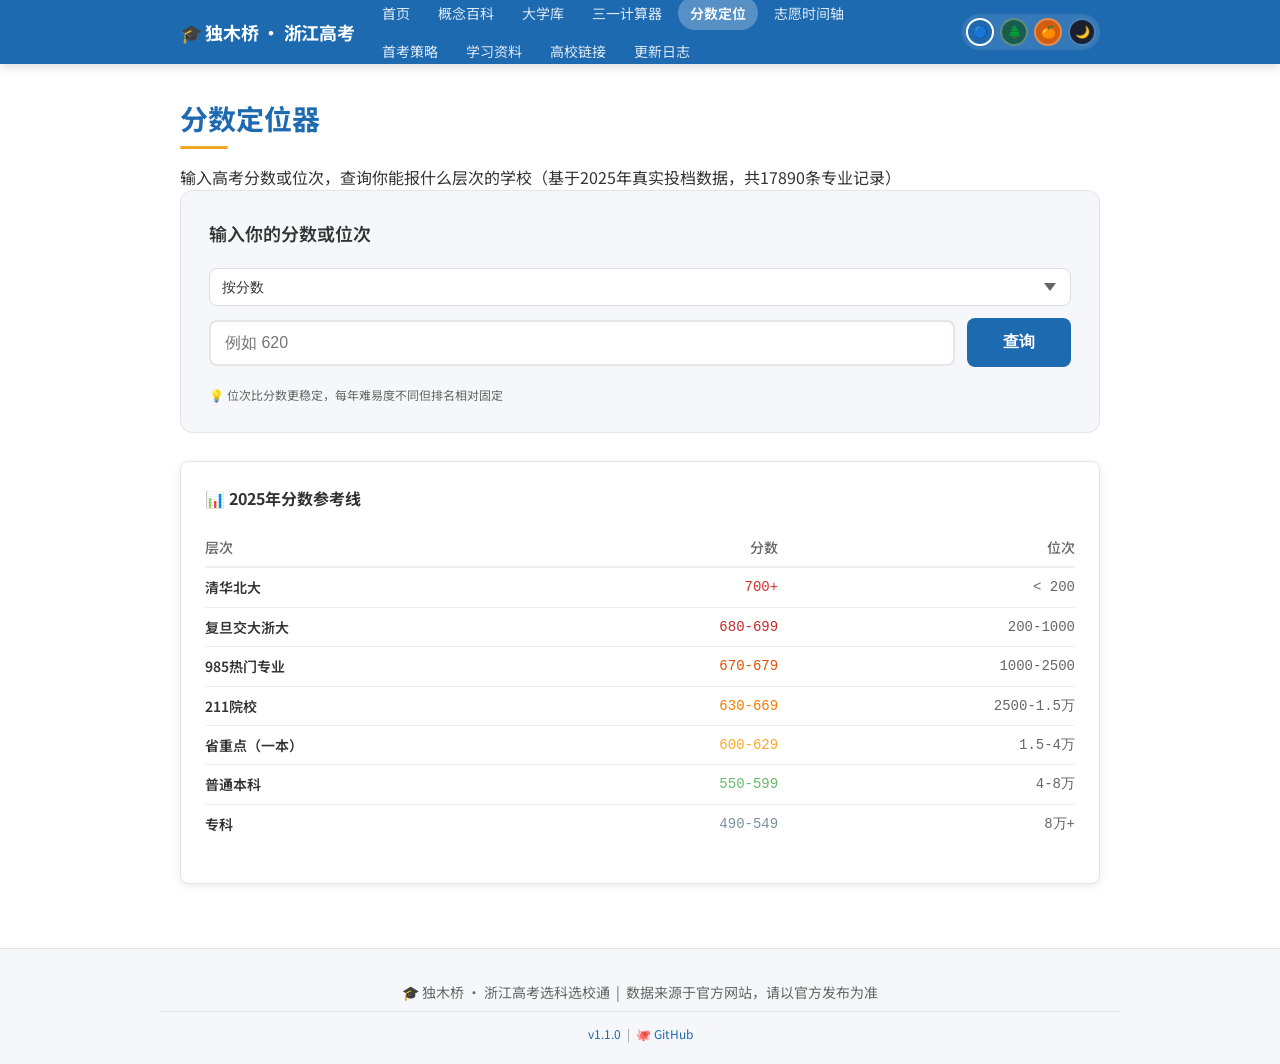
<file: score-locator.html>
<!DOCTYPE html>
<html lang="zh-CN">
<head>
  <meta charset="UTF-8">
  <meta name="viewport" content="width=device-width, initial-scale=1.0">
  <title>分数定位器 · 独木桥</title>
  <link rel="preconnect" href="https://fonts.googleapis.com">
  <link rel="preconnect" href="https://fonts.gstatic.com" crossorigin>
  <link href="https://fonts.googleapis.com/css2?family=Noto+Sans+SC:wght@400;500;700&display=swap" rel="stylesheet">
  <link rel="stylesheet" href="css/style.css">
    <script defer src="https://static.cloudflareinsights.com/beacon.min.js" data-cf-beacon='{"token": "ff1887dca16742aa95b09a15eb7b7708"}'></script>
</head>
<body>
  <script src="js/main.js"></script>
  <script>
    bootstrap();
  </script>

  <div class="container">
    <h2 class="page-title">分数定位器</h2>
    <p class="subtitle">输入高考分数或位次，查询你能报什么层次的学校（基于2025年真实投档数据）</p>

    <div class="tool-section">
      <h3>输入你的分数或位次</h3>
      <div class="form-group" style="display:flex;gap:12px;flex-wrap:wrap;align-items:center;">
        <select id="inputType" onchange="toggleInputType()" style="padding:10px 12px;border:1px solid #ddd;border-radius:8px;font-size:14px;min-width:100px;">
          <option value="score">按分数</option>
          <option value="rank">按位次</option>
        </select>
        <input type="number" id="scoreInput" placeholder="例如 620" min="490" max="750" style="flex:1;min-width:160px;">
        <input type="number" id="rankInput" placeholder="例如 15000" style="flex:1;min-width:160px;display:none;">
        <button class="btn" onclick="locate()" style="flex-shrink:0;">查询</button>
      </div>
      <p style="font-size:12px;color:var(--text-light);margin-top:8px;">💡 位次比分数更稳定，每年难易度不同但排名相对固定</p>
    </div>

    <div id="resultBox" class="result-box" style="display:none;">
      <h4 id="resultTitle"></h4>
      <p id="resultSubtitle" style="color:var(--text-light);font-size:14px;margin-bottom:16px;"></p>
      <div id="reachSection"></div>
      <div id="matchSection"></div>
      <div id="safetySection"></div>
    </div>

    <div class="card" style="margin-top:24px;">
      <h4 style="margin-bottom:12px;">📊 2025年分数参考线</h4>
      <div id="scoreRefList"></div>
    </div>
  </div>

  <script>
    let schoolData = [];
    let loading = true;
    // 用于存储分数和位次的映射关系
    let scoreToRankMap = [];
    let rankToScoreMap = [];

    // 加载2025年投档线数据
    fetch('data/schools2025.json')
      .then(r => r.json())
      .then(data => {
        schoolData = data;
        // 建立分数->位次关系（取每个分数段的最低位次）
        const scoreRankMap = {};
        data.forEach(s => {
          if (s.score && s.rank) {
            const key = s.score;
            if (!scoreRankMap[key] || s.rank < scoreRankMap[key]) {
              scoreRankMap[key] = s.rank;
            }
          }
        });
        scoreToRankMap = scoreRankMap;
        loading = false;
        document.querySelector('.subtitle').textContent = '输入高考分数或位次，查询你能报什么层次的学校（基于2025年真实投档数据，共' + schoolData.length + '条专业记录）';
      })
      .catch(e => {
        loading = false;
        console.error('加载数据失败', e);
      });

    function toggleInputType() {
      const inputType = document.getElementById('inputType').value;
      const scoreInput = document.getElementById('scoreInput');
      const rankInput = document.getElementById('rankInput');
      if (inputType === 'score') {
        scoreInput.style.display = '';
        scoreInput.disabled = false;
        rankInput.style.display = 'none';
        rankInput.disabled = true;
      } else {
        scoreInput.style.display = 'none';
        scoreInput.disabled = true;
        rankInput.style.display = '';
        rankInput.disabled = false;
      }
    }

    function locate() {
      if (loading) {
        alert('数据加载中，请稍候...');
        return;
      }

      const inputType = document.getElementById('inputType').value;
      let score;
      let displayInput = '';

      if (inputType === 'score') {
        const scoreVal = document.getElementById('scoreInput').value;
        if (!scoreVal) return;
        score = parseInt(scoreVal, 10);
        displayInput = score + '分';
      } else {
        const rankVal = document.getElementById('rankInput').value;
        if (!rankVal) return;
        const userRank = parseInt(rankVal, 10);
        displayInput = '位次' + userRank.toLocaleString();
        // 通过位次匹配：找到所有投档线位次 >= 用户位次的（即用户排名更好或相当）
        // 这意味着用户可以被该校录取
        // 取这些记录中最接近用户排名的那个分数作为估算
        const betterOrEqual = schoolData.filter(s => s.rank && s.rank >= userRank);
        if (betterOrEqual.length > 0) {
          // 取位次最接近用户排名的那个专业的分数
          betterOrEqual.sort((a, b) => a.rank - b.rank);
          // 取排名最好的那个的分数（位次数字小 = 排名高）
          score = betterOrEqual[0].score;
        } else {
          // 用户排名太差，估算一个较低分数
          score = 490;
        }
      }

      const resultBox = document.getElementById('resultBox');
      // 投档线分数 <= 用户分数的专业，即用户分数够得上的
      const eligible = schoolData.filter(s => s.score && s.score <= score);

      if (eligible.length === 0) {
        resultBox.style.display = 'block';
        document.getElementById('resultTitle').textContent = '未找到合适区间';
        document.getElementById('resultSubtitle').textContent = '你的' + displayInput + '可能低于大多数院校的投档线，请确认输入正确';
        document.getElementById('reachSection').innerHTML = '';
        document.getElementById('matchSection').innerHTML = '';
        document.getElementById('safetySection').innerHTML = '';
        return;
      }

      // 分类：冲（投档线略高于用户分数，可尝试）、稳（用户分数上下15分内，较稳妥）、保（低于用户15分以上，保底）
      //
      // 注意：「冲」档必须从完整数据里筛选，不能从 eligible 里筛。
      // eligible 的定义是 score <= 用户分数，而「冲」的定义是 score > 用户分数，
      // 两者互相矛盾，从 eligible 里筛「冲」的结果永远是空的。
      //
      // 三档区间互不重叠，且覆盖了用户分数附近的全部区间：
      //   冲: (score, score + 15]      —— 够不上但差距小，值得一冲
      //   稳: [score - 15, score]       —— 稳妥
      //   保: (-∞, score - 15)         —— 保底
      const byScoreDesc = (a, b) => b.score - a.score;
      const reach = schoolData.filter(s => s.score && s.score > score && s.score <= score + 15).sort(byScoreDesc).slice(0, 15);
      const match = eligible.filter(s => s.score >= score - 15 && s.score <= score).sort(byScoreDesc).slice(0, 20);
      const safety = eligible.filter(s => s.score < score - 15).sort(byScoreDesc).slice(0, 20);

      resultBox.style.display = 'block';
      document.getElementById('resultTitle').textContent = '可报考院校专业推荐';
      document.getElementById('resultSubtitle').textContent = '根据2025年投档数据，你的' + displayInput + '（约' + score + '分）可报考以下院校（按分数从高到低）';

      document.getElementById('reachSection').innerHTML = renderSection('🚀 冲（高于你0-15分，可尝试）', reach, 'reach');
      document.getElementById('matchSection').innerHTML = renderSection('✅ 稳（你分数上下15分，较稳妥）', match, 'match');
      document.getElementById('safetySection').innerHTML = renderSection('🛡️ 保（低于你15分以上，保底）', safety, 'safety');
    }

    function renderSection(title, items, type) {
      if (items.length === 0) return '<div style="margin:16px 0;"><h5 style="color:var(--text-light);">无</h5></div>';

      const bgColors = {
        reach: '#fff8e6',
        match: '#e8f5e9',
        safety: '#e3f2fd'
      };
      const borderColors = {
        reach: '#ffb74d',
        match: '#81c784',
        safety: '#64b5f6'
      };

      const html = '<div style="margin:16px 0;"><h5 style="color:var(--primary);margin-bottom:10px;">' + title + ' <span style="font-size:12px;color:var(--text-light);font-weight:normal;">' + items.length + '条</span></h5>' + items.map(item => '<div class="school-item" style="background:' + bgColors[type] + ';border-left:3px solid ' + borderColors[type] + ';padding:10px 14px;margin-bottom:8px;border-radius:6px;"><div style="display:flex;justify-content:space-between;align-items:center;flex-wrap:wrap;gap:4px;"><span style="font-weight:600;color:var(--text);">' + item.school + '</span><span style="font-size:13px;color:#666;">' + item.major + '</span></div><div style="margin-top:4px;font-size:13px;color:var(--text-light);"><span style="color:' + borderColors[type] + ';font-weight:600;">' + item.score + '分</span> · 位次 ' + (item.rank ? item.rank.toLocaleString() : '暂无') + ' · 计划' + (item.plan || '?') + '人</div></div>').join('') + '</div>';

      return html;
    }

    // 分数参考线
    const scoreRefList = document.getElementById('scoreRefList');
    scoreRefList.innerHTML = `
      <div class="table-wrap"><table style="width:100%;border-collapse:collapse;font-size:14px;">
        <thead>
          <tr style="border-bottom:2px solid #eee;">
            <th style="text-align:left;padding:8px 0;color:var(--text-light);font-weight:500;">层次</th>
            <th style="text-align:right;padding:8px 0;color:var(--text-light);font-weight:500;">分数</th>
            <th style="text-align:right;padding:8px 0;color:var(--text-light);font-weight:500;">位次</th>
          </tr>
        </thead>
        <tbody>
          <tr style="border-bottom:1px solid #eee;"><td style="padding:8px 0;font-weight:600;">清华北大</td><td style="text-align:right;padding:8px 0;font-family:monospace;color:#d32f2f;">700+</td><td style="text-align:right;padding:8px 0;font-family:monospace;color:#666;">&lt; 200</td></tr>
          <tr style="border-bottom:1px solid #eee;"><td style="padding:8px 0;font-weight:600;">复旦交大浙大</td><td style="text-align:right;padding:8px 0;font-family:monospace;color:#c62828;">680-699</td><td style="text-align:right;padding:8px 0;font-family:monospace;color:#666;">200-1000</td></tr>
          <tr style="border-bottom:1px solid #eee;"><td style="padding:8px 0;font-weight:600;">985热门专业</td><td style="text-align:right;padding:8px 0;font-family:monospace;color:#e65100;">670-679</td><td style="text-align:right;padding:8px 0;font-family:monospace;color:#666;">1000-2500</td></tr>
          <tr style="border-bottom:1px solid #eee;"><td style="padding:8px 0;font-weight:600;">211院校</td><td style="text-align:right;padding:8px 0;font-family:monospace;color:#f57c00;">630-669</td><td style="text-align:right;padding:8px 0;font-family:monospace;color:#666;">2500-1.5万</td></tr>
          <tr style="border-bottom:1px solid #eee;"><td style="padding:8px 0;font-weight:600;">省重点（一本）</td><td style="text-align:right;padding:8px 0;font-family:monospace;color:#ffa726;">600-629</td><td style="text-align:right;padding:8px 0;font-family:monospace;color:#666;">1.5-4万</td></tr>
          <tr style="border-bottom:1px solid #eee;"><td style="padding:8px 0;font-weight:600;">普通本科</td><td style="text-align:right;padding:8px 0;font-family:monospace;color:#66bb6a;">550-599</td><td style="text-align:right;padding:8px 0;font-family:monospace;color:#666;">4-8万</td></tr>
          <tr><td style="padding:8px 0;font-weight:600;">专科</td><td style="text-align:right;padding:8px 0;font-family:monospace;color:#78909c;">490-549</td><td style="text-align:right;padding:8px 0;font-family:monospace;color:#666;">8万+</td></tr>
        </tbody>
      </table></div>
    `;

    document.body.insertAdjacentHTML('beforeend', renderFooter());
  </script>
</body>
</html>
</file>
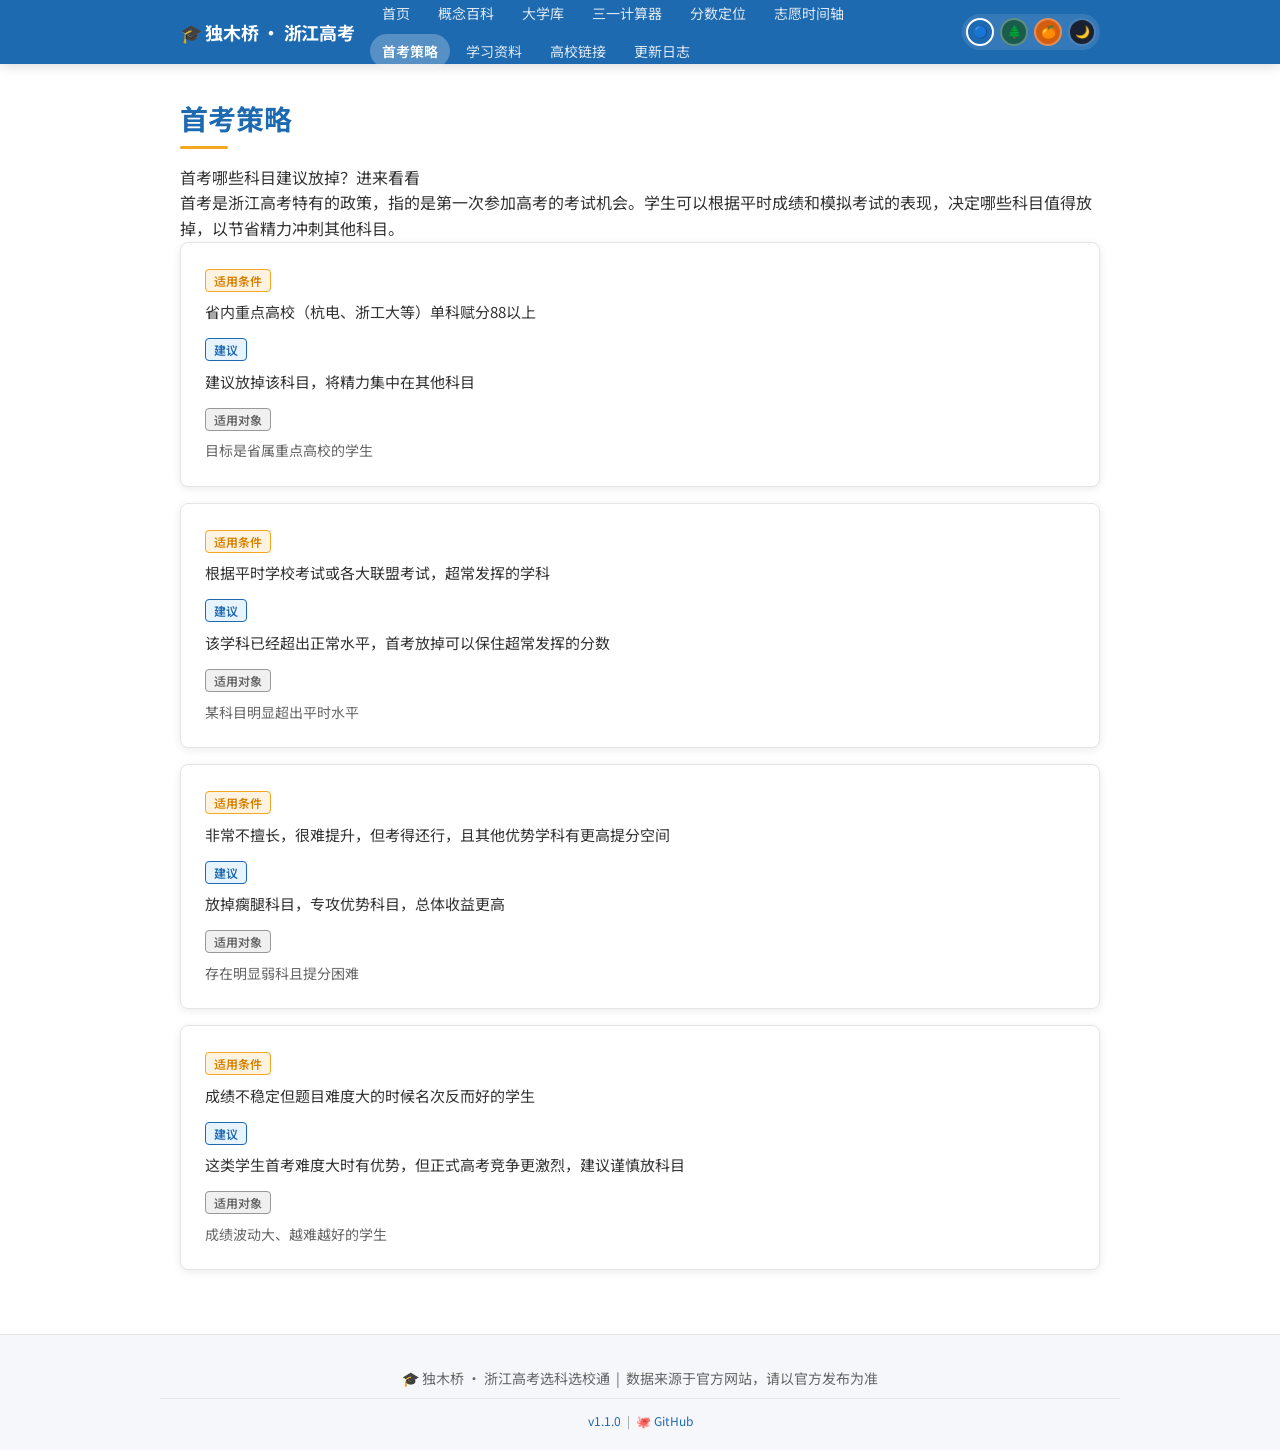
<file: strategy.html>
<!DOCTYPE html>
<html lang="zh-CN">
<head>
  <meta charset="UTF-8">
  <meta name="viewport" content="width=device-width, initial-scale=1.0">
  <title>首考策略 · 独木桥</title>
  <link rel="preconnect" href="https://fonts.googleapis.com">
  <link rel="preconnect" href="https://fonts.gstatic.com" crossorigin>
  <link href="https://fonts.googleapis.com/css2?family=Noto+Sans+SC:wght@400;500;700&display=swap" rel="stylesheet">
  <link rel="stylesheet" href="css/style.css">
    <script defer src="https://static.cloudflareinsights.com/beacon.min.js" data-cf-beacon='{"token": "ff1887dca16742aa95b09a15eb7b7708"}'></script>
</head>
<body>
  <div class="container">
    <h2 class="page-title">首考策略</h2>
    <p class="subtitle">首考哪些科目建议放掉？进来看看</p>
    <p class="intro">首考是浙江高考特有的政策，指的是第一次参加高考的考试机会。学生可以根据平时成绩和模拟考试的表现，决定哪些科目值得放掉，以节省精力冲刺其他科目。</p>
    <div id="strategyList"></div>
  </div>

  <script type="application/json" id="page-data">[
  {
    "condition": "省内重点高校（杭电、浙工大等）单科赋分88以上",
    "advice": "建议放掉该科目，将精力集中在其他科目",
    "suitable": "目标是省属重点高校的学生"
  },
  {
    "condition": "根据平时学校考试或各大联盟考试，超常发挥的学科",
    "advice": "该学科已经超出正常水平，首考放掉可以保住超常发挥的分数",
    "suitable": "某科目明显超出平时水平"
  },
  {
    "condition": "非常不擅长，很难提升，但考得还行，且其他优势学科有更高提分空间",
    "advice": "放掉瘸腿科目，专攻优势科目，总体收益更高",
    "suitable": "存在明显弱科且提分困难"
  },
  {
    "condition": "成绩不稳定但题目难度大的时候名次反而好的学生",
    "advice": "这类学生首考难度大时有优势，但正式高考竞争更激烈，建议谨慎放科目",
    "suitable": "成绩波动大、越难越好的学生"
  }
]</script>

  <script src="js/main.js"></script>
  <script>
    bootstrap();
    const strategies = getPageData();
    const listEl = document.getElementById('strategyList');
    strategies.forEach(item => {
      const card = document.createElement('div');
      card.className = 'card';
      card.style.marginBottom = '16px';
      card.innerHTML = `
        <div style="margin-bottom:8px;">
          <span style="background:#fef3e0;border:1px solid #f5a623;border-radius:4px;padding:2px 8px;font-size:12px;color:#d68000;font-weight:600;">适用条件</span>
        </div>
        <p style="font-size:15px;margin-bottom:12px;color:var(--text);">${item.condition}</p>
        <div style="margin-bottom:8px;">
          <span style="background:#e8f4fd;border:1px solid #1e6ab1;border-radius:4px;padding:2px 8px;font-size:12px;color:#1e6ab1;font-weight:600;">建议</span>
        </div>
        <p style="font-size:15px;margin-bottom:12px;color:var(--text);">${item.advice}</p>
        <div style="margin-bottom:8px;">
          <span style="background:#f0f0f0;border:1px solid #999;border-radius:4px;padding:2px 8px;font-size:12px;color:#666;font-weight:600;">适用对象</span>
        </div>
        <p style="font-size:14px;color:var(--text-light);">${item.suitable}</p>
      `;
      listEl.appendChild(card);
    });
    document.body.insertAdjacentHTML('beforeend', renderFooter());
  </script>
</body>
</html>
</file>
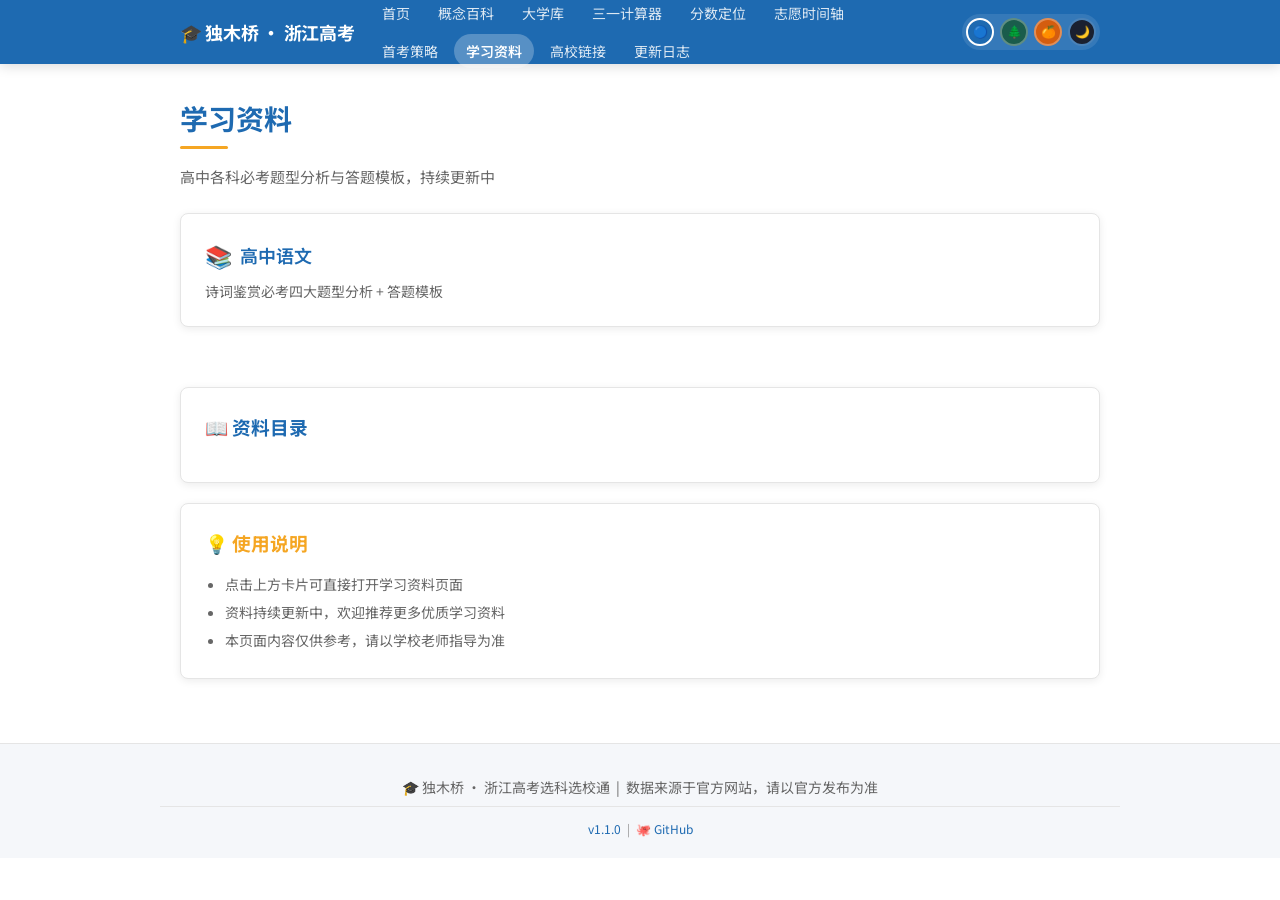
<file: study-materials.html>
<!DOCTYPE html>
<html lang="zh-CN">
<head>
  <meta charset="UTF-8">
  <meta name="viewport" content="width=device-width, initial-scale=1.0">
  <title>学习资料 · 独木桥</title>
  <link rel="preconnect" href="https://fonts.googleapis.com">
  <link href="https://fonts.googleapis.com/css2?family=Noto+Sans+SC:wght@400;500;600;700&display=swap" rel="stylesheet">
  <link rel="stylesheet" href="css/style.css">
    <script defer src="https://static.cloudflareinsights.com/beacon.min.js" data-cf-beacon='{"token": "ff1887dca16742aa95b09a15eb7b7708"}'></script>
</head>
<body>
  <script src="js/main.js"></script>
  <script>
    bootstrap();
  </script>

  <main class="container">
    <h2 class="page-title">学习资料</h2>
    <p style="font-size:15px;color:var(--text-light);margin-bottom:24px;">高中各科必考题型分析与答题模板，持续更新中</p>

    <div class="tool-grid">
      <a href="study-materials/诗词鉴赏-四大题型分析.html" class="tool-card" target="_blank">
        <div class="card">
          <h3><span class="icon">📚</span> 高中语文</h3>
          <p>诗词鉴赏必考四大题型分析 + 答题模板</p>
        </div>
      </a>
    </div>

    <div class="card" style="margin-top: 32px;">
      <h3 style="color: var(--primary); margin-bottom: 16px;">📖 资料目录</h3>
      <div id="materialsList"></div>
    </div>

    <div class="card" style="margin-top: 20px;">
      <h3 style="color: var(--accent); margin-bottom: 12px;">💡 使用说明</h3>
      <ul style="color: var(--text-light); font-size: 14px; line-height: 2; padding-left: 20px;">
        <li>点击上方卡片可直接打开学习资料页面</li>
        <li>资料持续更新中，欢迎推荐更多优质学习资料</li>
        <li>本页面内容仅供参考，请以学校老师指导为准</li>
      </ul>
    </div>
  </main>

  <script>
    // 如果浏览器直接打开 markdown 文件会显示为纯文本
    // 这里提供一个简单的在线预览提示
    const isGitHubPages = window.location.hostname.includes('github.io');
  </script>
  <script>
    document.body.insertAdjacentHTML('beforeend', renderFooter());
  </script>
</body>
</html>
</file>
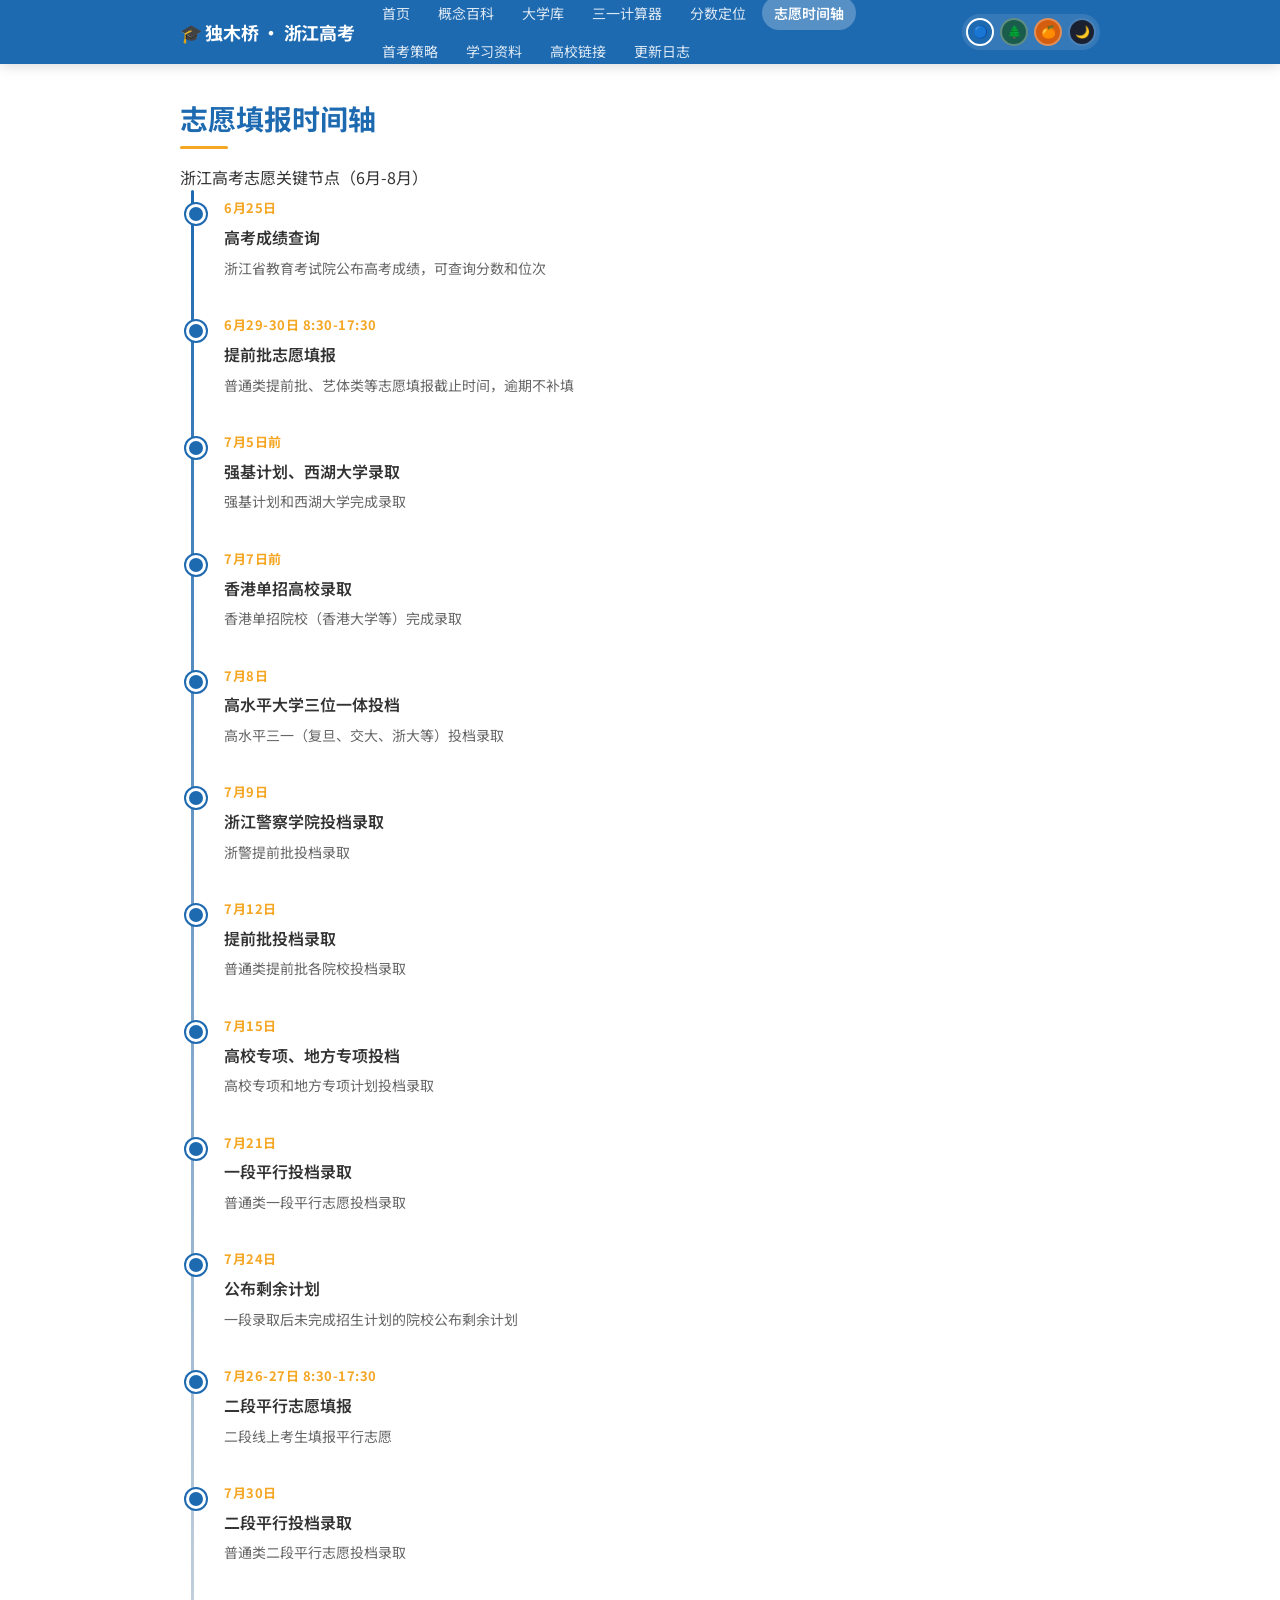
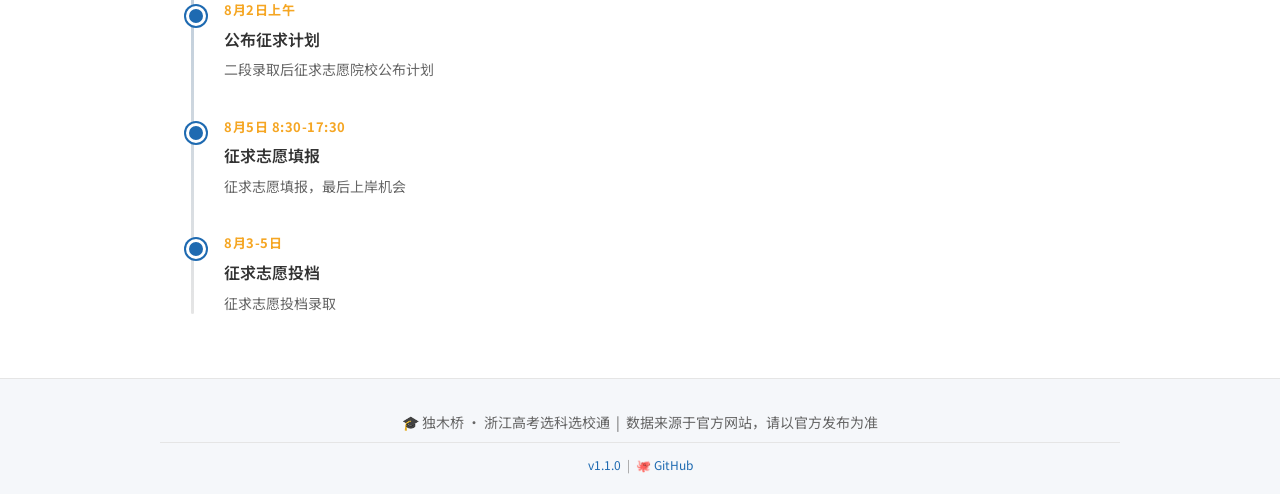
<file: timeline.html>
<!DOCTYPE html>
<html lang="zh-CN">
<head>
  <meta charset="UTF-8">
  <meta name="viewport" content="width=device-width, initial-scale=1.0">
  <title>志愿时间轴 · 独木桥</title>
  <link rel="preconnect" href="https://fonts.googleapis.com">
  <link rel="preconnect" href="https://fonts.gstatic.com" crossorigin>
  <link href="https://fonts.googleapis.com/css2?family=Noto+Sans+SC:wght@400;500;700&display=swap" rel="stylesheet">
  <link rel="stylesheet" href="css/style.css">
    <script defer src="https://static.cloudflareinsights.com/beacon.min.js" data-cf-beacon='{"token": "ff1887dca16742aa95b09a15eb7b7708"}'></script>
</head>
<body>
  <script src="js/main.js"></script>
  <script>
    bootstrap();
  </script>

  <div class="container">
    <h2 class="page-title">志愿填报时间轴</h2>
    <p class="subtitle">浙江高考志愿关键节点（6月-8月）</p>
    <div class="timeline"></div>
  </div>

  <script type="application/json" id="page-data">[
  { "date": "6月25日", "event": "高考成绩查询", "desc": "浙江省教育考试院公布高考成绩，可查询分数和位次" },
  { "date": "6月29-30日 8:30-17:30", "event": "提前批志愿填报", "desc": "普通类提前批、艺体类等志愿填报截止时间，逾期不补填" },
  { "date": "7月5日前", "event": "强基计划、西湖大学录取", "desc": "强基计划和西湖大学完成录取" },
  { "date": "7月7日前", "event": "香港单招高校录取", "desc": "香港单招院校（香港大学等）完成录取" },
  { "date": "7月8日", "event": "高水平大学三位一体投档", "desc": "高水平三一（复旦、交大、浙大等）投档录取" },
  { "date": "7月9日", "event": "浙江警察学院投档录取", "desc": "浙警提前批投档录取" },
  { "date": "7月12日", "event": "提前批投档录取", "desc": "普通类提前批各院校投档录取" },
  { "date": "7月15日", "event": "高校专项、地方专项投档", "desc": "高校专项和地方专项计划投档录取" },
  { "date": "7月21日", "event": "一段平行投档录取", "desc": "普通类一段平行志愿投档录取" },
  { "date": "7月24日", "event": "公布剩余计划", "desc": "一段录取后未完成招生计划的院校公布剩余计划" },
  { "date": "7月26-27日 8:30-17:30", "event": "二段平行志愿填报", "desc": "二段线上考生填报平行志愿" },
  { "date": "7月30日", "event": "二段平行投档录取", "desc": "普通类二段平行志愿投档录取" },
  { "date": "8月2日上午", "event": "公布征求计划", "desc": "二段录取后征求志愿院校公布计划" },
  { "date": "8月5日 8:30-17:30", "event": "征求志愿填报", "desc": "征求志愿填报，最后上岸机会" },
  { "date": "8月3-5日", "event": "征求志愿投档", "desc": "征求志愿投档录取" }
]</script>

  <script>
    const items = getPageData();
    const timelineEl = document.querySelector('.timeline');
    items.forEach(item => {
      const div = document.createElement('div');
      div.className = 'timeline-item';
      div.innerHTML = `
        <div class="timeline-date">${item.date}</div>
        <div class="timeline-title">${item.event}</div>
        <div class="timeline-desc">${item.desc}</div>
      `;
      timelineEl.appendChild(div);
    });
    document.body.insertAdjacentHTML('beforeend', renderFooter());
  </script>
</body>
</html>
</file>
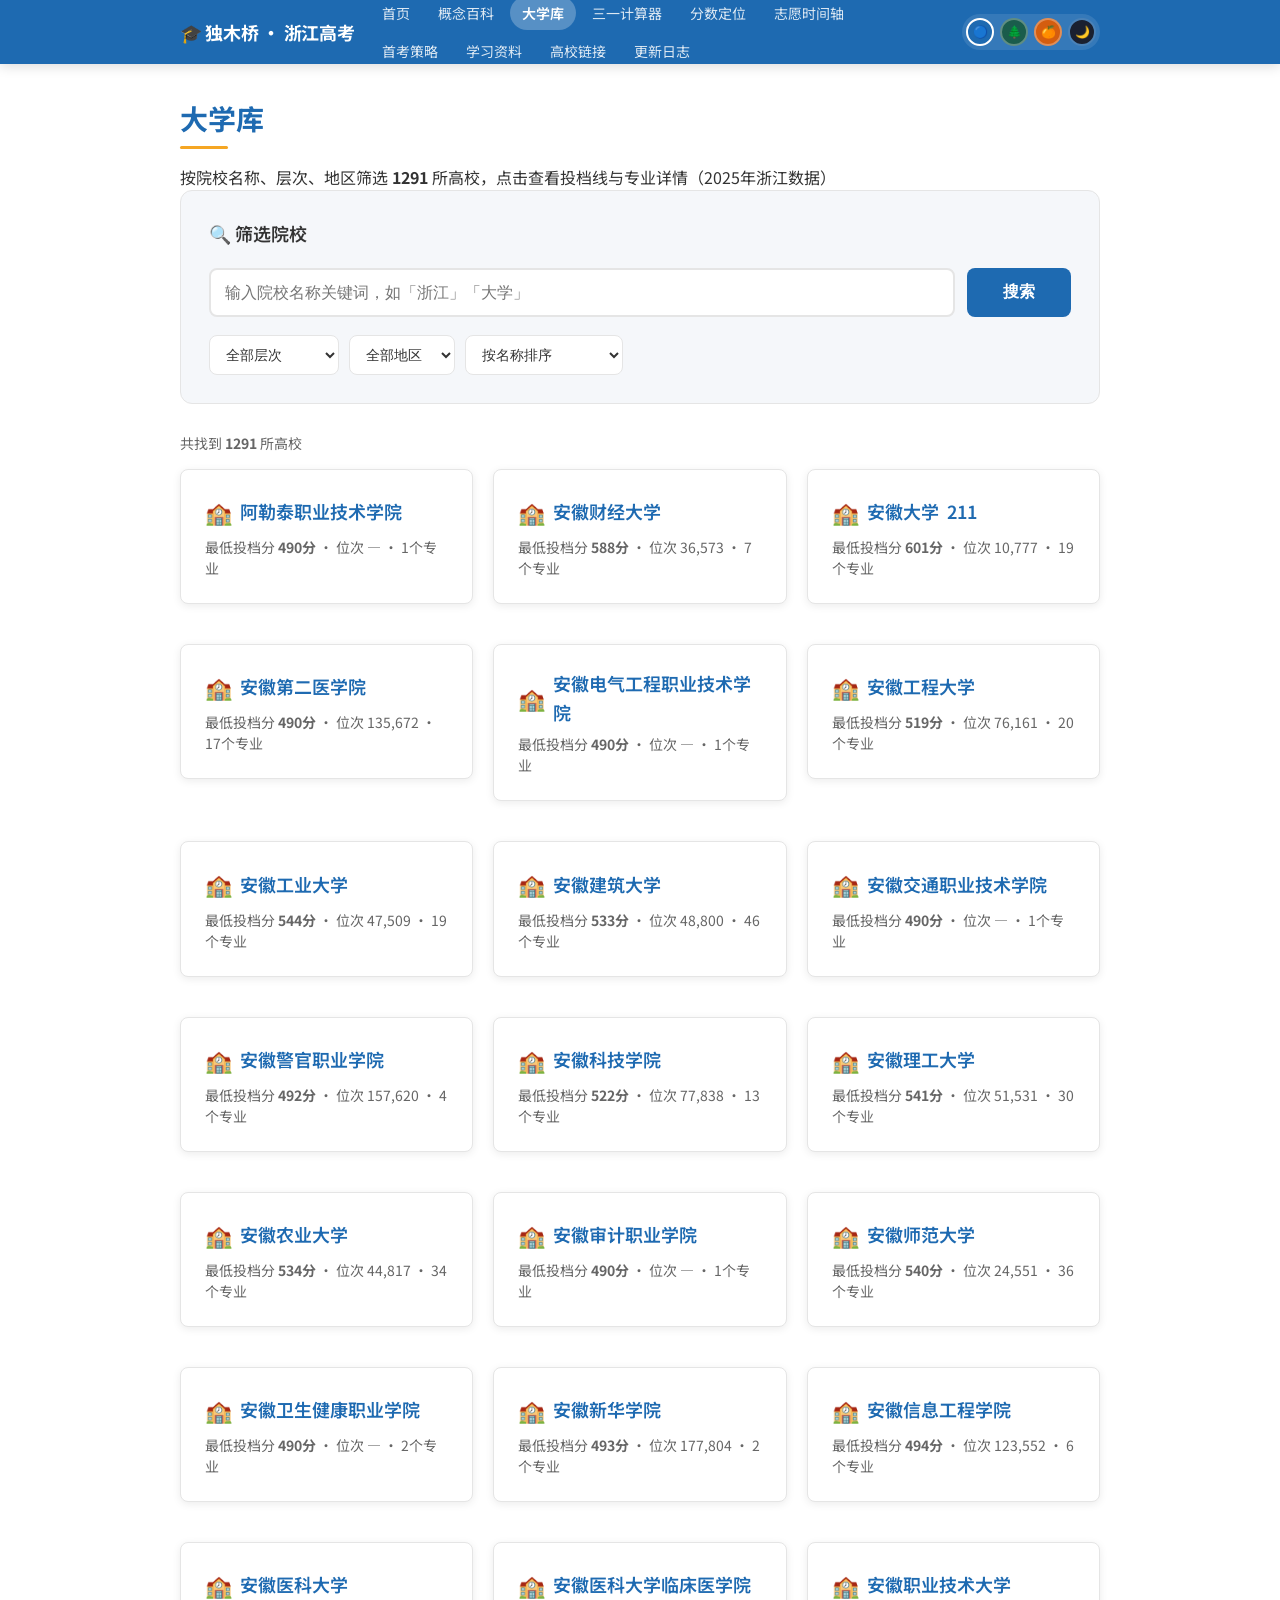
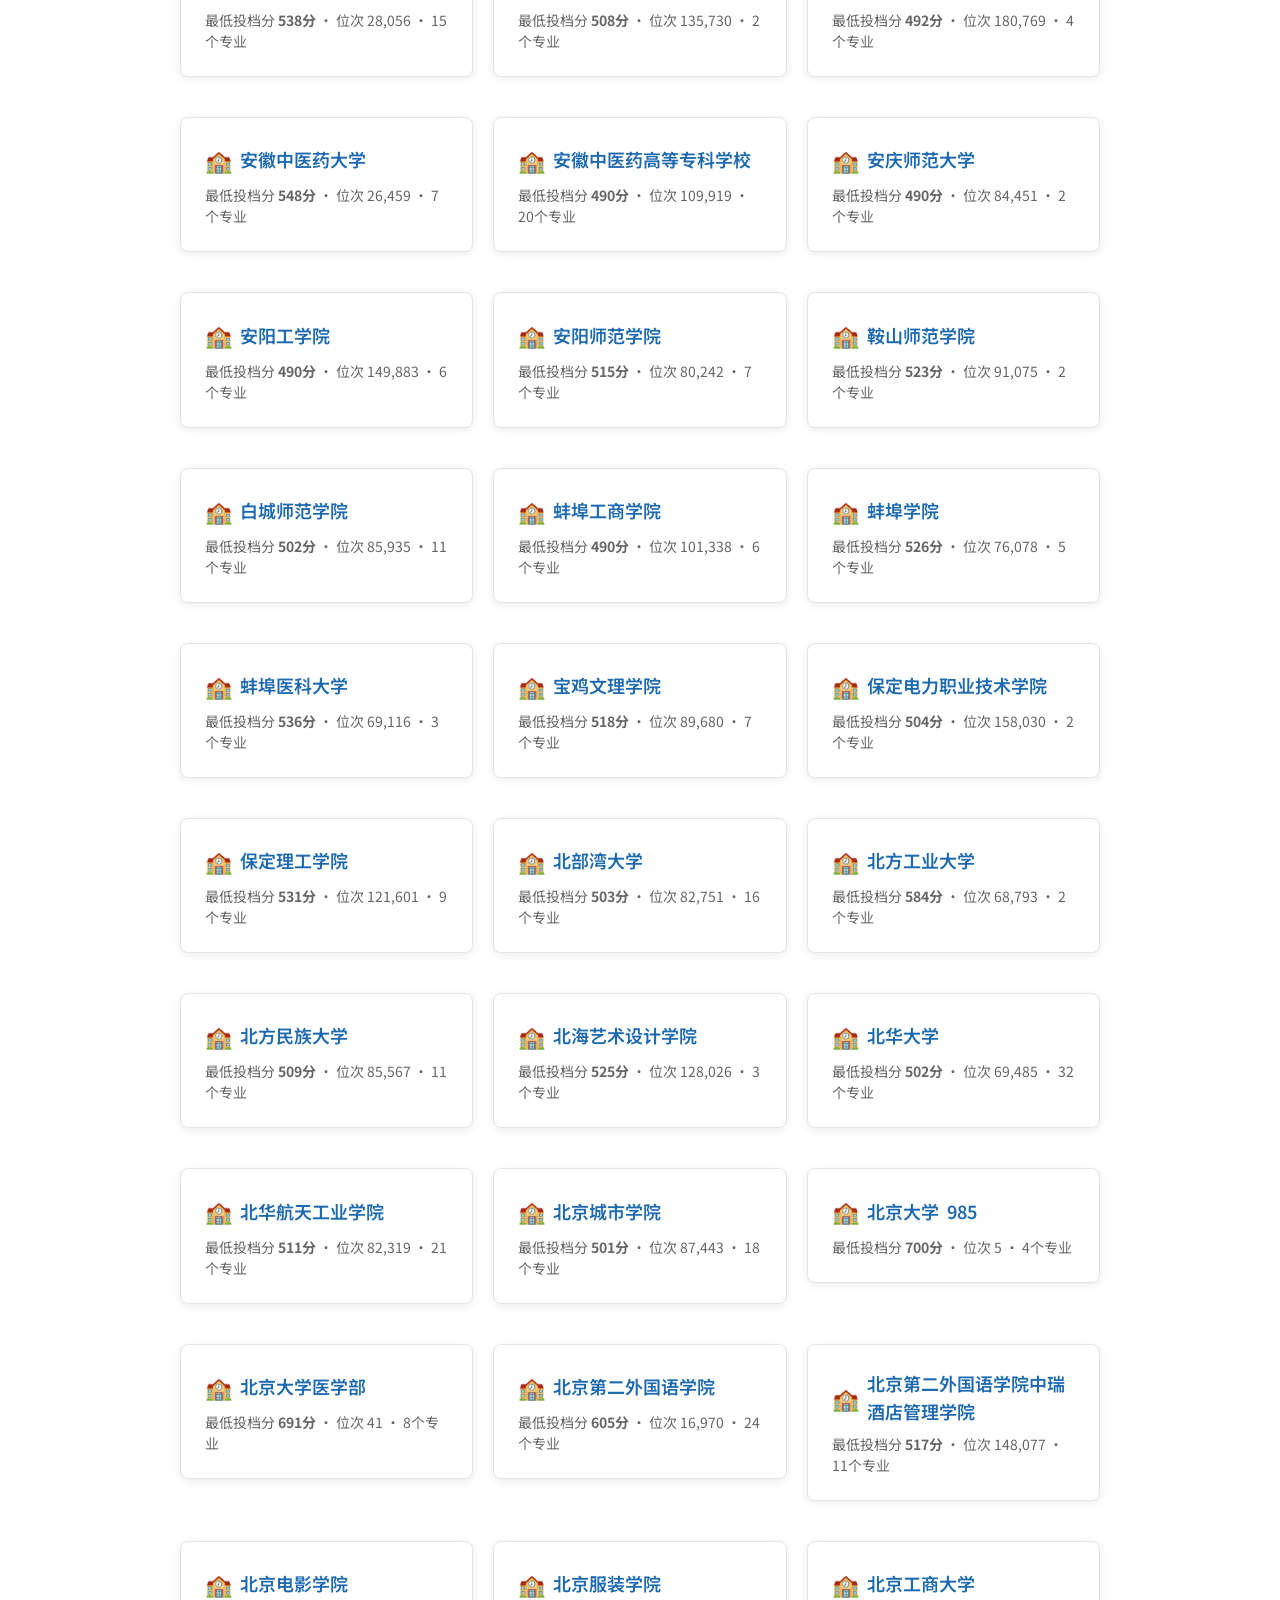
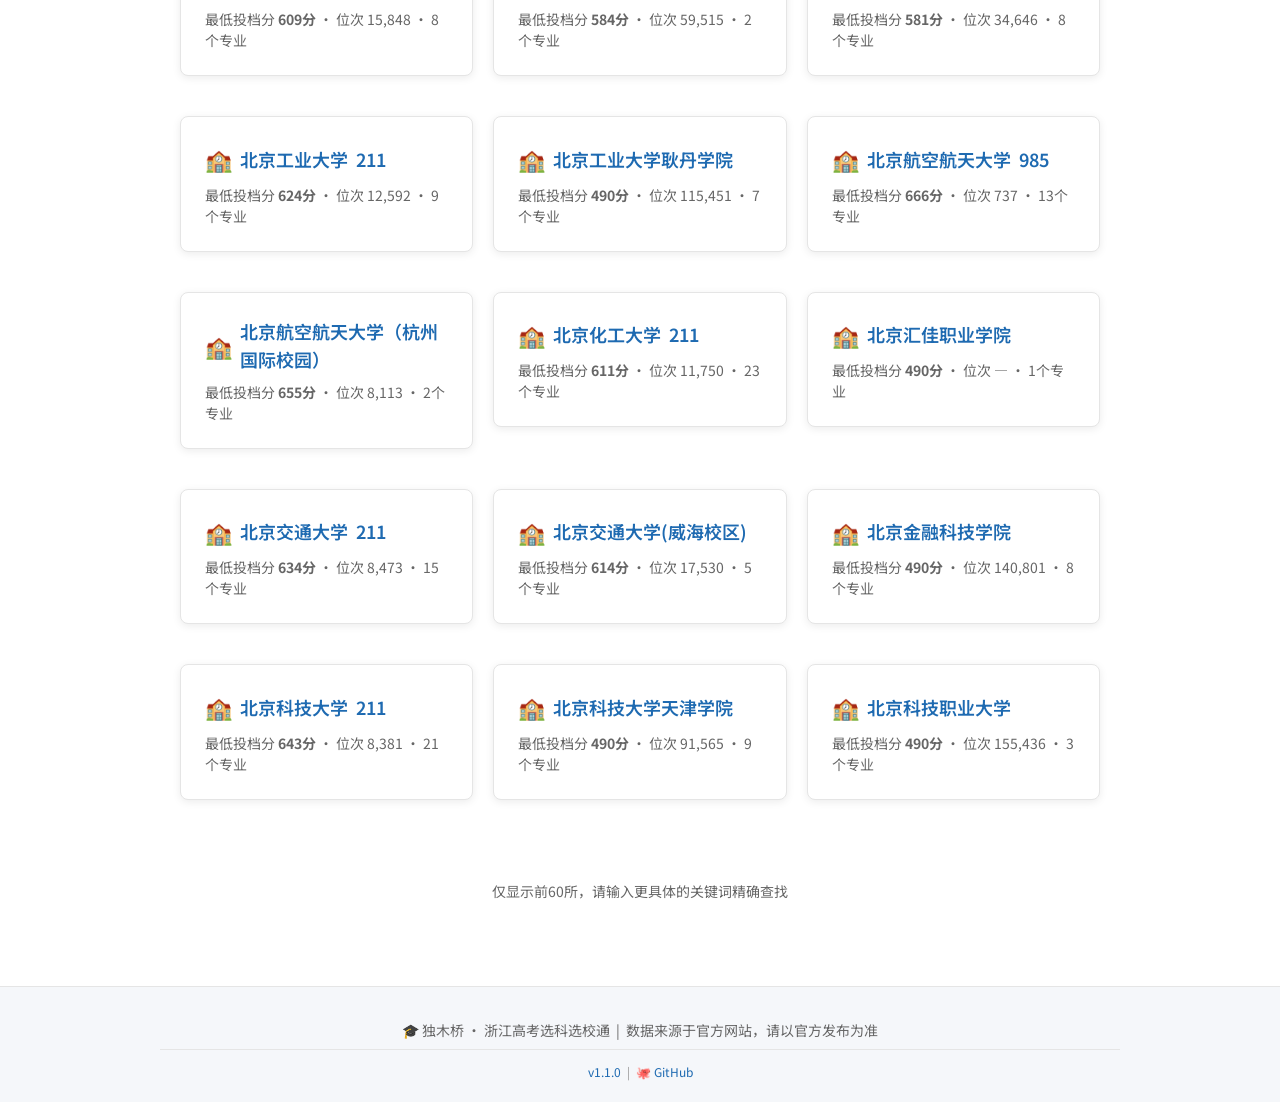
<file: universities.html>
<!doctype html>
<html lang="zh-CN">
  <head>
    <meta charset="UTF-8" />
    <meta name="viewport" content="width=device-width, initial-scale=1.0" />
    <title>大学库 · 独木桥</title>
    <meta name="description" content="浙江高考院校库：按院校名称、层次、地区筛选1291所高校，查看各校投档线与专业详情。" />
    <link rel="preconnect" href="https://fonts.googleapis.com" />
    <link href="https://fonts.googleapis.com/css2?family=Noto+Sans+SC:wght@400;500;600;700&display=swap" rel="stylesheet" />
    <link rel="stylesheet" href="css/style.css" />
    <script defer src="https://static.cloudflareinsights.com/beacon.min.js" data-cf-beacon='{"token": "ff1887dca16742aa95b09a15eb7b7708"}'></script>
  </head>
  <body>
    <script src="js/main.js"></script>
    <script>bootstrap();</script>

    <main class="container">
      <h2 class="page-title">大学库</h2>
      <p class="subtitle">按院校名称、层次、地区筛选 <strong id="totalSchools">...</strong> 所高校，点击查看投档线与专业详情（2025年浙江数据）</p>

      <div class="tool-section">
        <h3>🔍 筛选院校</h3>
        <div class="form-group" style="display:flex;gap:12px;flex-wrap:wrap;">
          <input type="text" id="searchInput" placeholder="输入院校名称关键词，如「浙江」「大学」" style="flex:1;min-width:180px;" />
          <button class="btn" onclick="applyFilters()" style="flex-shrink:0;">搜索</button>
        </div>
        <div style="display:flex;gap:10px;flex-wrap:wrap;margin-top:12px;">
          <select id="tierFilter" style="padding:10px 12px;border:1px solid var(--border);border-radius:8px;font-size:14px;background:var(--bg);color:var(--text);">
            <option value="">全部层次</option>
          </select>
          <select id="regionFilter" style="padding:10px 12px;border:1px solid var(--border);border-radius:8px;font-size:14px;background:var(--bg);color:var(--text);">
            <option value="">全部地区</option>
          </select>
          <select id="sortSelect" style="padding:10px 12px;border:1px solid var(--border);border-radius:8px;font-size:14px;background:var(--bg);color:var(--text);">
            <option value="name">按名称排序</option>
            <option value="minScore">按最低分从高到低</option>
            <option value="maxScore">按最低分从低到高</option>
            <option value="majorCount">按专业数从多到少</option>
          </select>
        </div>
      </div>

      <div id="universityList" style="margin-top:24px;"></div>
    </main>

    <script>
      let allData = [];
      let schools = {}; // name -> { name, majors:[], minScore, maxScore, minRank, regions }

      fetch('data/schools2025.json')
        .then(r => r.json())
        .then(data => {
          allData = data;
          buildSchoolIndex();
          renderList();
        })
        .catch(e => {
          document.getElementById('universityList').innerHTML = '<div class="card">数据加载失败，请刷新页面重试。</div>';
          console.error(e);
        });

      function buildSchoolIndex() {
        const map = {};
        for (const d of allData) {
          if (!map[d.school]) map[d.school] = { name: d.school, majors: [], minScore: Infinity, maxScore: -Infinity, minRank: Infinity, regions: new Set() };
          const s = map[d.school];
          s.majors.push(d);
          if (d.score != null) {
            if (d.score < s.minScore) s.minScore = d.score;
            if (d.score > s.maxScore) s.maxScore = d.score;
          }
          if (d.rank != null && d.rank < s.minRank) s.minRank = d.rank;
          // 粗略地区：从校名推断（用于筛选，不精确）
          const region = guessRegion(d.school);
          if (region) s.regions.add(region);
        }
        schools = map;
        document.getElementById('totalSchools').textContent = Object.keys(map).length;
      }

      // 从校名粗略推断地区（用于筛选，非官方）
      function guessRegion(name) {
        if (/浙江|杭州|宁波|温州|绍兴|嘉兴|湖州|金华|台州|衢州|丽水|舟山|义乌|慈溪|余姚|海宁|桐乡/.test(name)) return '浙江省内';
        if (/北京|中国科学院大学/.test(name)) return '北京';
        if (/上海|复旦大学|同济大学|华东师范大学/.test(name)) return '上海';
        if (/天津|南开/.test(name)) return '天津';
        if (/江苏|南京|苏州|东南|中国矿业|中国药科|江南|河海|南京师范|南京航空|南京理工/.test(name)) return '江苏';
        if (/广东|广州|中山|华南|暨南|深圳/.test(name)) return '广东';
        if (/山东|青岛|山东大学|中国海洋|中国石油/.test(name)) return '山东';
        if (/四川|成都|四川大学|电子科技|西南/.test(name)) return '四川';
        if (/湖北|武汉|武汉大学|华中|中国地质/.test(name)) return '湖北';
        if (/湖南|长沙|中南|湖南大学|国防科技/.test(name)) return '湖南';
        if (/福建|厦门|福州/.test(name)) return '福建';
        if (/安徽|合肥|中国科学技术|安徽大学/.test(name)) return '安徽';
        if (/陕西|西安|西安交通|西北工业|西北农林|长安|陕西师范/.test(name)) return '陕西';
        if (/河南|郑州/.test(name)) return '河南';
        return '其他/外省';
      }

      function getFiltered() {
        const q = document.getElementById('searchInput').value.trim();
        const tier = document.getElementById('tierFilter').value;
        const region = document.getElementById('regionFilter').value;
        const sort = document.getElementById('sortSelect').value;

        let list = Object.values(schools);
        if (q) list = list.filter(s => s.name.includes(q));
        if (region) list = list.filter(s => s.regions.has(region));
        if (tier === 'zhejiang') list = list.filter(s => s.regions.has('浙江省内'));
        if (tier === '985') list = list.filter(s => is985(s.name));
        if (tier === '211') list = list.filter(s => is211(s.name));
        if (tier === '双一流') list = list.filter(s => isShuang(s.name));

        if (sort === 'minScore') list.sort((a, b) => b.minScore - a.minScore);
        else if (sort === 'maxScore') list.sort((a, b) => a.minScore - b.minScore);
        else if (sort === 'majorCount') list.sort((a, b) => b.majors.length - a.majors.length);
        else list.sort((a, b) => a.name.localeCompare(b.name, 'zh-CN'));

        return list;
      }

      // 985 名单：39 所（原列表误把 9 所 211 当成 985，已纠正）
      function is985(name) {
        const list = ['北京大学','清华大学','中国人民大学','北京师范大学','北京航空航天大学','北京理工大学','中国农业大学','中央民族大学','复旦大学','上海交通大学','同济大学','华东师范大学','浙江大学','南京大学','东南大学','中国科学技术大学','厦门大学','山东大学','中国海洋大学','中山大学','华南理工大学','哈尔滨工业大学','吉林大学','大连理工大学','东北大学','天津大学','南开大学','西安交通大学','西北工业大学','西北农林科技大学','武汉大学','华中科技大学','湖南大学','中南大学','国防科技大学','四川大学','电子科技大学','重庆大学','兰州大学'];
        return list.includes(name);
      }
      // 211 名单：985 全部包含在内，再加 61 所非 985 的 211 + 9 所原被误标为 985 的 211
      function is211(name) {
        if (is985(name)) return true;
        const list = ['北京交通大学','北京工业大学','北京科技大学','北京化工大学','北京邮电大学','北京林业大学','北京协和医学院','北京中医药大学','北京外国语大学','对外经济贸易大学','北京体育大学','中央音乐学院','中国政法大学','中国矿业大学（北京）','中国石油大学（北京）','华北电力大学','上海外国语大学','上海财经大学','东华大学','华东理工大学','上海大学','苏州大学','南京航空航天大学','南京理工大学','河海大学','南京农业大学','南京师范大学','中国矿业大学（徐州）','江南大学','中国药科大学','安徽大学','合肥工业大学','福州大学','南昌大学','郑州大学','武汉理工大学','华中师范大学','华中农业大学','中南财经政法大学','中国地质大学（武汉）','湖南师范大学','暨南大学','华南师范大学','西南交通大学','西南财经大学','四川农业大学','西南大学','东北师范大学','延边大学','哈尔滨工程大学','东北林业大学','东北农业大学','辽宁大学','大连海事大学','陕西师范大学','长安大学','西北大学','太原理工大学','河北工业大学','华北电力大学（保定）','石河子大学','云南大学','新疆大学','贵州大学','海南大学','宁夏大学','青海大学','西藏大学','内蒙古大学','广西大学'];
        return list.includes(name);
      }
      // 双一流名单（仅新增 32 所，不含已是 985/211 的）
      function isShuang(name) {
        const list = ['上海中医药大学','上海体育大学','上海海洋大学','上海科技大学','上海音乐学院','中国人民公安大学','中国科学院大学','中国美术学院','中国音乐学院','中央戏剧学院','中央美术学院','北京协和医学院','华南农业大学','南京中医药大学','南京信息工程大学','南京医科大学','南京林业大学','南京邮电大学','南方科技大学','外交学院','天津中医药大学','天津工业大学','宁波大学','山西大学','广州中医药大学','广州医科大学','成都中医药大学','成都理工大学','河南大学','湘潭大学','西南石油大学','长安大学','陕西师范大学','青海大学','首都师范大学'];
        return list.includes(name);
      }

      function applyFilters() { renderList(); }
      function resetFilters() {
        document.getElementById('searchInput').value = '';
        document.getElementById('tierFilter').value = '';
        document.getElementById('regionFilter').value = '';
        renderList();
      }

      // 初始化筛选下拉
      function initFilters() {
        const tierSel = document.getElementById('tierFilter');
        const regions = [...new Set(Object.values(schools).flatMap(s => [...s.regions]))];
        // 按常用排序
        const order = ['浙江省内','北京','上海','江苏','广东','山东','四川','湖北','湖南','福建','安徽','陕西','天津'];
        regions.sort((a, b) => {
          const ia = order.indexOf(a), ib = order.indexOf(b);
          return (ia === -1 ? 99 : ia) - (ib === -1 ? 99 : ib);
        });
        const regionSel = document.getElementById('regionFilter');
        for (const r of regions) {
          const o = document.createElement('option');
          o.value = r; o.textContent = r;
          regionSel.appendChild(o);
        }
        tierSel.innerHTML = '<option value="">全部层次</option><option value="985">985高校</option><option value="211">211高校</option><option value="双一流">双一流高校</option><option value="zhejiang">浙江省内高校</option>';
        tierSel.onchange = renderList;
        regionSel.onchange = renderList;
        document.getElementById('sortSelect').onchange = renderList;
      }

      function renderList() {
        const list = getFiltered();
        const el = document.getElementById('universityList');
        if (!list.length) {
          el.innerHTML = '<div class="card">没有匹配的院校，试试更换关键词。</div>';
          return;
        }
        el.innerHTML = `<p style="font-size:14px;color:var(--text-light);margin-bottom:14px;">共找到 <strong>${list.length}</strong> 所高校</p>` +
          '<div class="tool-grid">' + list.slice(0, 60).map(s => {
            const tierBadge = is985(s.name) ? '<span class="uni-tier">985</span>' : is211(s.name) ? '<span class="uni-tier">211</span>' : isShuang(s.name) ? '<span class="uni-tier">双一流</span>' : '';
            return `<a class="tool-card" href="university.html?name=${encodeURIComponent(s.name)}">
              <div class="card">
                <h3><span class="icon">🏫</span> ${s.name} ${tierBadge}</h3>
                <p>最低投档分 <strong>${Number.isFinite(s.minScore) ? s.minScore + '分' : '—'}</strong> · 位次 ${Number.isFinite(s.minRank) ? s.minRank.toLocaleString() : '—'} · ${s.majors.length}个专业</p>
              </div>
            </a>`;
          }).join('') + '</div>' +
          (list.length > 60 ? `<div style="text-align:center;padding:20px;color:var(--text-light);font-size:14px;">仅显示前60所，请输入更具体的关键词精确查找</div>` : '');
      }

      document.getElementById('searchInput').addEventListener('keydown', e => { if (e.key === 'Enter') applyFilters(); });
      // 等数据加载后再初始化筛选（initFilters 依赖 schools 已构建）
      // 通过轮询 data 是否加载
      const origBuild = buildSchoolIndex;
      buildSchoolIndex = function() { origBuild(); initFilters(); };

      document.body.insertAdjacentHTML('beforeend', renderFooter());
    </script>
  </body>
</html>
</file>
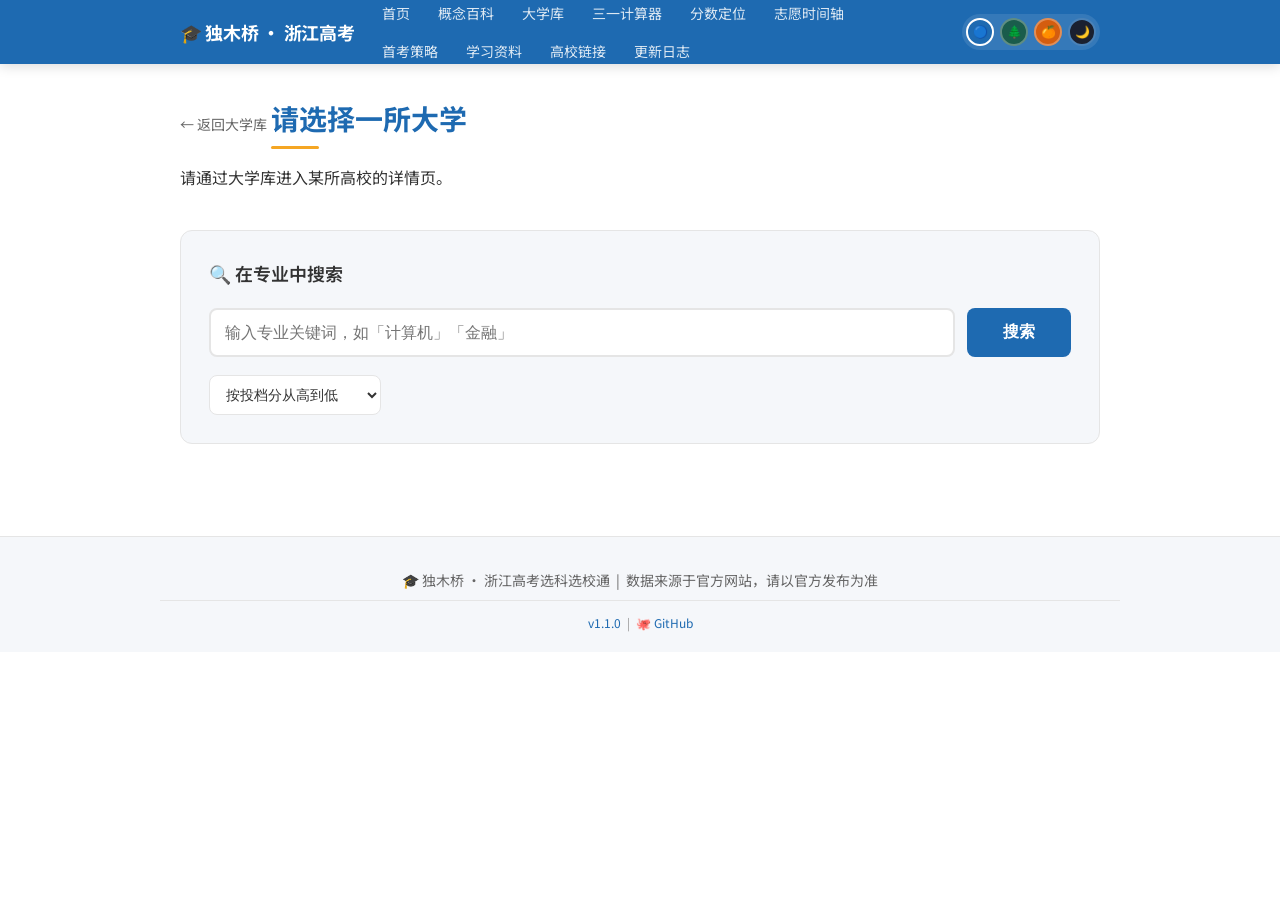
<file: university.html>
<!doctype html>
<html lang="zh-CN">
  <head>
    <meta charset="UTF-8" />
    <meta name="viewport" content="width=device-width, initial-scale=1.0" />
    <title>大学详情 · 独木桥</title>
    <meta name="description" content="查看各高校在浙江的投档线、位次、招生计划与专业详情（2025年数据）。" />
    <link rel="preconnect" href="https://fonts.googleapis.com" />
    <link href="https://fonts.googleapis.com/css2?family=Noto+Sans+SC:wght@400;500;600;700&display=swap" rel="stylesheet" />
    <link rel="stylesheet" href="css/style.css" />
    <script defer src="https://static.cloudflareinsights.com/beacon.min.js" data-cf-beacon='{"token": "ff1887dca16742aa95b09a15eb7b7708"}'></script>
  </head>
  <body>
    <script src="js/main.js"></script>
    <script>bootstrap();</script>

    <main class="container">
      <a href="universities.html" style="font-size:14px;color:var(--text-light);display:inline-block;margin-top:16px;">← 返回大学库</a>
      <h2 class="page-title" id="schoolTitle">加载中...</h2>
      <p class="subtitle" id="schoolSubtitle"></p>

      <div id="schoolSummary" style="display:flex;gap:14px;flex-wrap:wrap;margin:20px 0;"></div>

      <div class="tool-section">
        <h3>🔍 在专业中搜索</h3>
        <div class="form-group" style="display:flex;gap:12px;flex-wrap:wrap;">
          <input type="text" id="majorSearch" placeholder="输入专业关键词，如「计算机」「金融」" style="flex:1;min-width:180px;" />
          <button class="btn" onclick="renderMajors()" style="flex-shrink:0;">搜索</button>
        </div>
        <div style="display:flex;gap:10px;flex-wrap:wrap;margin-top:12px;">
          <select id="sortSelect" style="padding:10px 12px;border:1px solid var(--border);border-radius:8px;font-size:14px;background:var(--bg);color:var(--text);">
            <option value="scoreDesc">按投档分从高到低</option>
            <option value="scoreAsc">按投档分从低到高</option>
            <option value="planDesc">按招生计划从多到少</option>
          </select>
        </div>
      </div>

      <div class="table-wrap" id="majorsTable" style="margin-top:20px;"></div>
    </main>

    <script>
      let allData = [];
      let currentSchool = null;
      let currentMajors = [];

      const params = new URLSearchParams(location.search);
      const targetName = params.get('name');

      fetch('data/schools2025.json')
        .then(r => r.json())
        .then(data => {
          allData = data;
          if (!targetName) {
            document.getElementById('schoolTitle').textContent = '请选择一所大学';
            document.getElementById('schoolSubtitle').textContent = '请通过大学库进入某所高校的详情页。';
            return;
          }
          currentMajors = data.filter(d => d.school === targetName);
          if (!currentMajors.length) {
            document.getElementById('schoolTitle').textContent = '未找到该院校';
            document.getElementById('schoolSubtitle').textContent = '院校名称「' + targetName + '」不在2025年数据中。';
            return;
          }
          currentSchool = targetName;
          renderSummary();
          renderMajors();
        })
        .catch(e => {
          document.getElementById('schoolTitle').textContent = '数据加载失败';
          console.error(e);
        });

      function renderSummary() {
        const majors = currentMajors;
        const scores = majors.map(m => m.score).filter(s => s != null);
        const ranks = majors.map(m => m.rank).filter(r => r != null);
        const minScore = scores.length ? Math.min(...scores) : null;
        const maxScore = scores.length ? Math.max(...scores) : null;
        const minRank = ranks.length ? Math.min(...ranks) : null;
        const totalPlan = majors.reduce((sum, m) => sum + (m.plan || 0), 0);

        document.getElementById('schoolTitle').textContent = currentSchool;
        document.getElementById('schoolSubtitle').textContent = '2025年浙江投档数据 · 共' + majors.length + '个专业';

        document.getElementById('schoolSummary').innerHTML = `
          <div class="card" style="flex:1;min-width:140px;margin:0;padding:18px;text-align:center;">
            <div style="font-size:24px;font-weight:700;color:var(--primary);">${minScore != null ? minScore + '<span style="font-size:14px;">分</span>' : '—'}</div>
            <div style="font-size:13px;color:var(--text-light);margin-top:4px;">最低投档分</div>
          </div>
          <div class="card" style="flex:1;min-width:140px;margin:0;padding:18px;text-align:center;">
            <div style="font-size:24px;font-weight:700;color:var(--primary);">${maxScore != null ? maxScore + '<span style="font-size:14px;">分</span>' : '—'}</div>
            <div style="font-size:13px;color:var(--text-light);margin-top:4px;">最高投档分</div>
          </div>
          <div class="card" style="flex:1;min-width:140px;margin:0;padding:18px;text-align:center;">
            <div style="font-size:24px;font-weight:700;color:var(--primary);">${minRank != null ? minRank.toLocaleString() : '—'}</div>
            <div style="font-size:13px;color:var(--text-light);margin-top:4px;">最低位次</div>
          </div>
          <div class="card" style="flex:1;min-width:140px;margin:0;padding:18px;text-align:center;">
            <div style="font-size:24px;font-weight:700;color:var(--primary);">${totalPlan || '—'}</div>
            <div style="font-size:13px;color:var(--text-light);margin-top:4px;">总招生计划</div>
          </div>
        `;
      }

      function renderMajors() {
        const q = document.getElementById('majorSearch').value.trim().toLowerCase();
        const sort = document.getElementById('sortSelect').value;
        let majors = currentMajors.slice();
        if (q) majors = majors.filter(m => (m.major || '').toLowerCase().includes(q));

        if (sort === 'scoreDesc') majors.sort((a, b) => (b.score || 0) - (a.score || 0));
        else if (sort === 'scoreAsc') majors.sort((a, b) => (a.score || 0) - (b.score || 0));
        else if (sort === 'planDesc') majors.sort((a, b) => (b.plan || 0) - (a.plan || 0));

        const el = document.getElementById('majorsTable');
        if (!majors.length) {
          el.innerHTML = '<div class="card">没有匹配的专业。</div>';
          return;
        }
        el.innerHTML = `<table class="zj-table">
          <thead><tr><th>专业名称</th><th style="text-align:right;">投档分</th><th style="text-align:right;">位次</th><th style="text-align:right;">计划</th></tr></thead>
          <tbody>${majors.map(m => `<tr>
            <td class="zj-univ">${m.major || '—'}</td>
            <td class="zj-score" style="text-align:right;">${m.score != null ? m.score : '—'}</td>
            <td class="zj-rank" style="text-align:right;">${m.rank != null ? m.rank.toLocaleString() : '—'}</td>
            <td style="text-align:right;color:var(--text-light);">${m.plan != null ? m.plan : '—'}</td>
          </tr>`).join('')}</tbody>
        </table>`;
      }

      document.getElementById('majorSearch').addEventListener('keydown', e => { if (e.key === 'Enter') renderMajors(); });
      document.getElementById('majorSearch').addEventListener('input', () => { if (document.getElementById('majorSearch').value === '') renderMajors(); });
      document.getElementById('sortSelect').addEventListener('change', renderMajors);

      document.body.insertAdjacentHTML('beforeend', renderFooter());
    </script>
  </body>
</html>
</file>
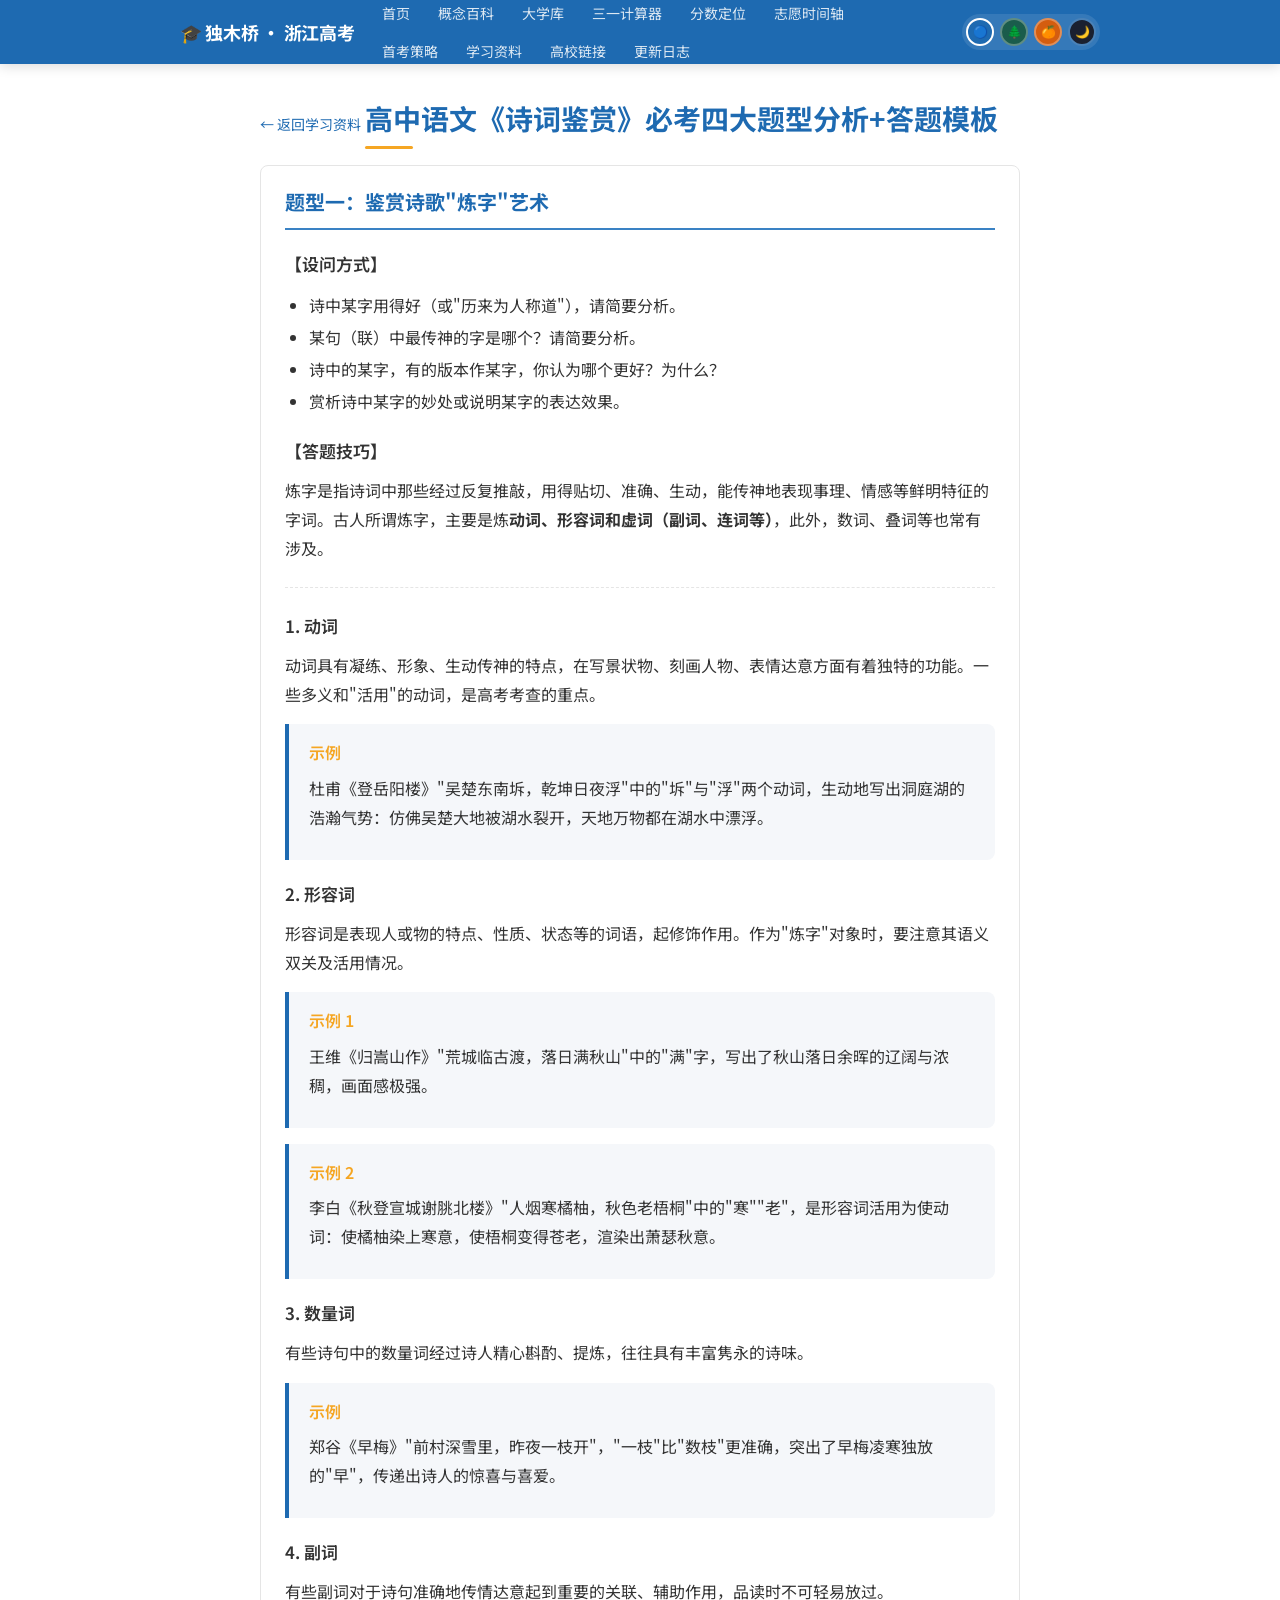
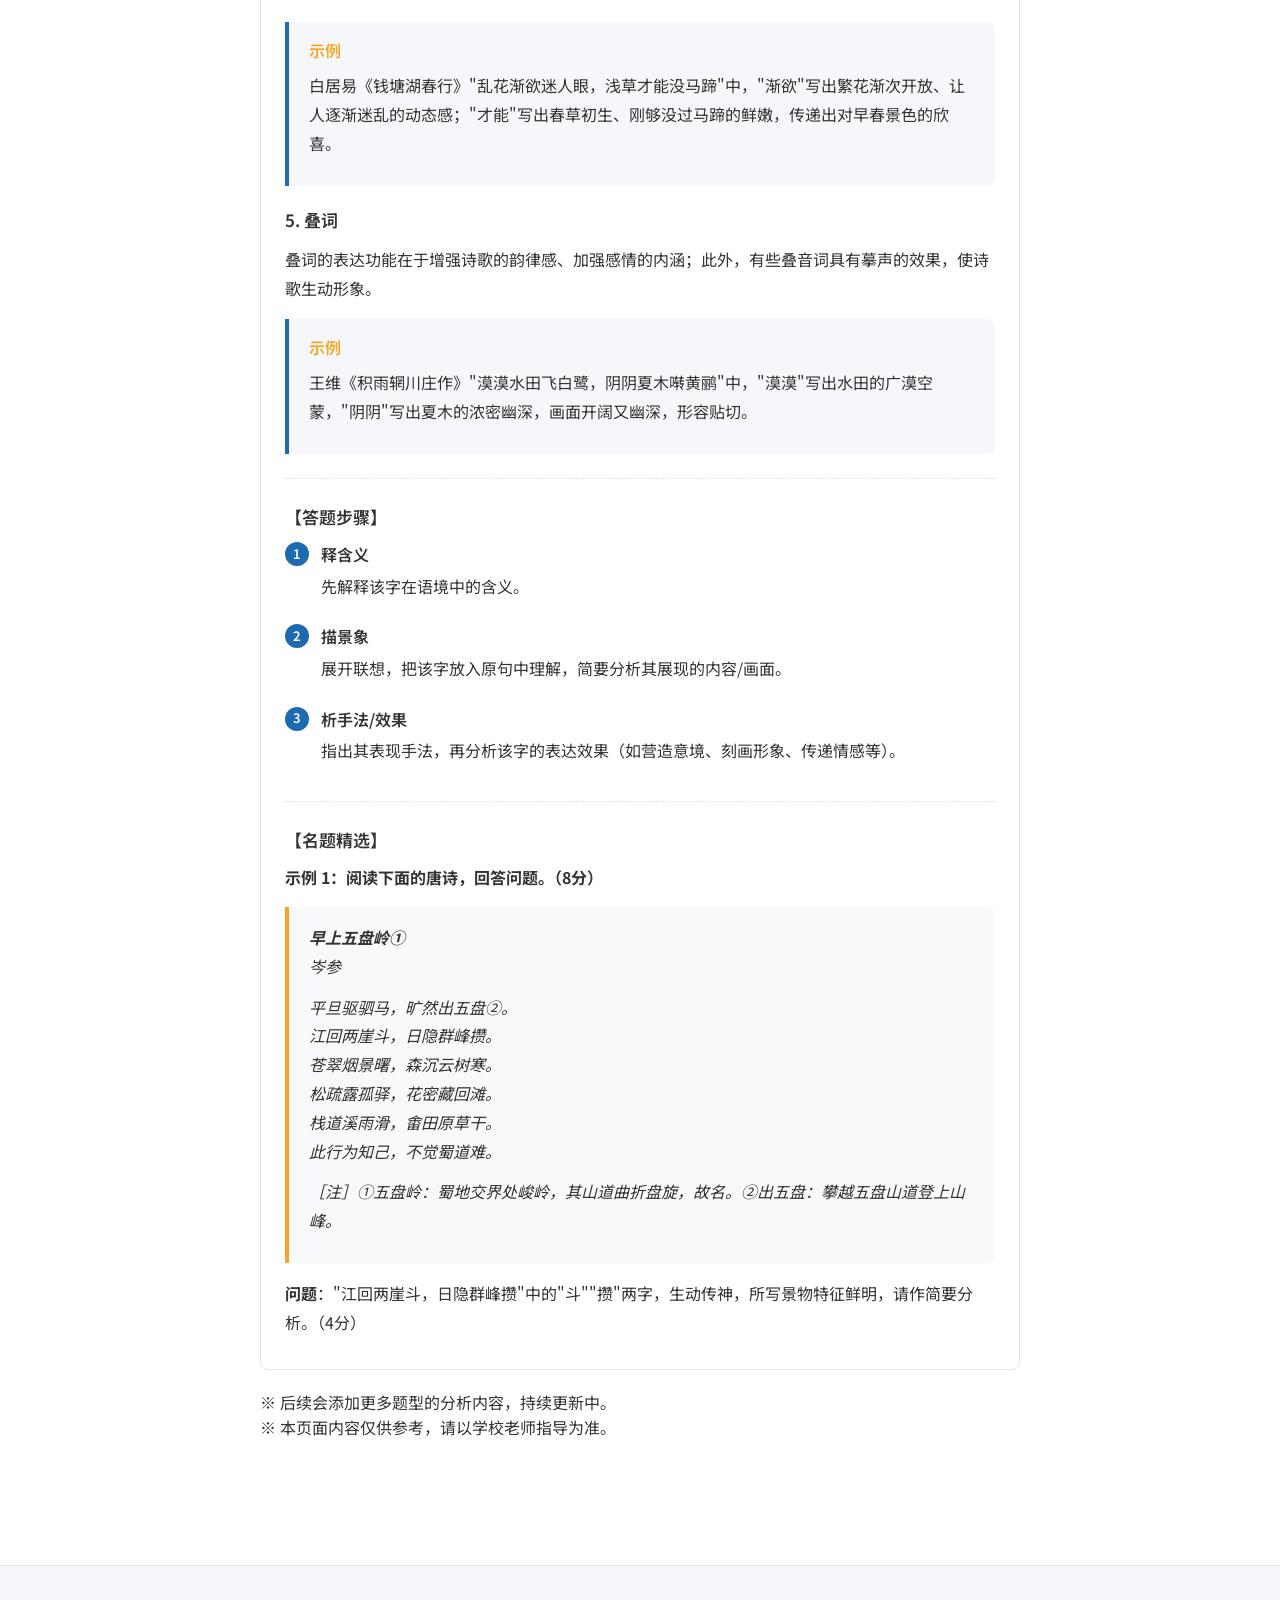
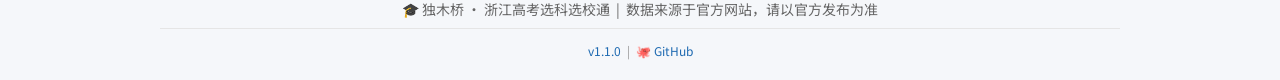
<file: study-materials/诗词鉴赏-四大题型分析.html>
<!DOCTYPE html>
<html lang="zh-CN">
<head>
  <meta charset="UTF-8">
  <meta name="viewport" content="width=device-width, initial-scale=1.0">
  <title>高中语文《诗词鉴赏》必考四大题型分析+答题模板 · 独木桥</title>
  <link rel="preconnect" href="https://fonts.googleapis.com">
  <link href="https://fonts.googleapis.com/css2?family=Noto+Sans+SC:wght@400;500;600;700&display=swap" rel="stylesheet">
  <link rel="stylesheet" href="../css/style.css">
  <style>
    .doc-container {
      max-width: 800px;
      margin: 0 auto;
      padding: 0 20px 60px;
    }
    .doc-title {
      font-size: 28px;
      font-weight: 700;
      color: var(--primary);
      margin: 32px 0 24px;
      position: relative;
      display: inline-block;
    }
    .doc-title::after {
      content: '';
      position: absolute;
      left: 0;
      bottom: -8px;
      width: 48px;
      height: 3px;
      background: var(--accent);
      border-radius: 2px;
    }
    .doc-section {
      border: 1px solid var(--border);
      border-radius: var(--radius);
      padding: 20px 24px;
      margin-bottom: 20px;
      background: var(--bg);
    }
    .doc-section h2 {
      font-size: 20px;
      color: var(--primary);
      margin-bottom: 16px;
      padding-bottom: 10px;
      border-bottom: 2px solid var(--primary-light);
    }
    .doc-section h3 {
      font-size: 17px;
      color: var(--text);
      margin: 20px 0 12px;
      font-weight: 600;
    }
    .doc-section p {
      line-height: 1.8;
      color: var(--text);
      margin-bottom: 12px;
    }
    .doc-section ul {
      padding-left: 24px;
      margin-bottom: 16px;
    }
    .doc-section li {
      line-height: 2;
      color: var(--text);
    }
    .doc-section .example {
      background: var(--bg-secondary);
      border-left: 4px solid var(--primary);
      padding: 16px 20px;
      margin: 16px 0;
      border-radius: 0 var(--radius) var(--radius) 0;
    }
    .doc-section .example-label {
      color: var(--accent);
      font-weight: 600;
      margin-bottom: 8px;
    }
    .doc-section blockquote {
      background: #f8f9fa;
      border-left: 4px solid var(--accent);
      padding: 16px 20px;
      margin: 16px 0;
      border-radius: 0 var(--radius) var(--radius) 0;
      font-style: italic;
    }
    .doc-section hr {
      border: none;
      border-top: 1px dashed var(--border);
      margin: 24px 0;
    }
    .doc-section .step {
      display: flex;
      align-items: flex-start;
      gap: 12px;
      margin-bottom: 12px;
    }
    .doc-section .step-num {
      background: var(--primary);
      color: #fff;
      width: 24px;
      height: 24px;
      border-radius: 50%;
      display: flex;
      align-items: center;
      justify-content: center;
      font-size: 13px;
      font-weight: 600;
      flex-shrink: 0;
    }
    .doc-section .step-content {
      flex: 1;
    }
    .doc-section .step-title {
      font-weight: 600;
      color: var(--text);
      margin-bottom: 4px;
    }
    .doc-section .note {
      background: #fff8e1;
      border: 1px solid #ffe082;
      border-radius: var(--radius);
      padding: 12px 16px;
      font-size: 14px;
      color: #6d4c00;
      margin-top: 16px;
    }
    .back-link {
      display: inline-flex;
      align-items: center;
      gap: 6px;
      color: var(--primary);
      font-size: 14px;
      margin: 24px 0;
      text-decoration: none;
    }
    .back-link:hover {
      text-decoration: underline;
    }
  </style>
</head>
<body>
  <script src="../js/main.js"></script>
  <script>
    bootstrap();
  </script>

  <main class="doc-container">
    <a href="../study-materials.html" class="back-link">← 返回学习资料</a>

    <h1 class="doc-title">高中语文《诗词鉴赏》必考四大题型分析+答题模板</h1>

    <div class="doc-section">
      <h2>题型一：鉴赏诗歌"炼字"艺术</h2>

      <h3>【设问方式】</h3>
      <ul>
        <li>诗中某字用得好（或"历来为人称道"），请简要分析。</li>
        <li>某句（联）中最传神的字是哪个？请简要分析。</li>
        <li>诗中的某字，有的版本作某字，你认为哪个更好？为什么？</li>
        <li>赏析诗中某字的妙处或说明某字的表达效果。</li>
      </ul>

      <h3>【答题技巧】</h3>
      <p>炼字是指诗词中那些经过反复推敲，用得贴切、准确、生动，能传神地表现事理、情感等鲜明特征的字词。古人所谓炼字，主要是炼<strong>动词、形容词和虚词（副词、连词等）</strong>，此外，数词、叠词等也常有涉及。</p>

      <hr>

      <h3>1. 动词</h3>
      <p>动词具有凝练、形象、生动传神的特点，在写景状物、刻画人物、表情达意方面有着独特的功能。一些多义和"活用"的动词，是高考考查的重点。</p>
      <div class="example">
        <div class="example-label">示例</div>
        <p>杜甫《登岳阳楼》"吴楚东南坼，乾坤日夜浮"中的"坼"与"浮"两个动词，生动地写出洞庭湖的浩瀚气势：仿佛吴楚大地被湖水裂开，天地万物都在湖水中漂浮。</p>
      </div>

      <h3>2. 形容词</h3>
      <p>形容词是表现人或物的特点、性质、状态等的词语，起修饰作用。作为"炼字"对象时，要注意其语义双关及活用情况。</p>
      <div class="example">
        <div class="example-label">示例 1</div>
        <p>王维《归嵩山作》"荒城临古渡，落日满秋山"中的"满"字，写出了秋山落日余晖的辽阔与浓稠，画面感极强。</p>
      </div>
      <div class="example">
        <div class="example-label">示例 2</div>
        <p>李白《秋登宣城谢脁北楼》"人烟寒橘柚，秋色老梧桐"中的"寒""老"，是形容词活用为使动词：使橘柚染上寒意，使梧桐变得苍老，渲染出萧瑟秋意。</p>
      </div>

      <h3>3. 数量词</h3>
      <p>有些诗句中的数量词经过诗人精心斟酌、提炼，往往具有丰富隽永的诗味。</p>
      <div class="example">
        <div class="example-label">示例</div>
        <p>郑谷《早梅》"前村深雪里，昨夜一枝开"，"一枝"比"数枝"更准确，突出了早梅凌寒独放的"早"，传递出诗人的惊喜与喜爱。</p>
      </div>

      <h3>4. 副词</h3>
      <p>有些副词对于诗句准确地传情达意起到重要的关联、辅助作用，品读时不可轻易放过。</p>
      <div class="example">
        <div class="example-label">示例</div>
        <p>白居易《钱塘湖春行》"乱花渐欲迷人眼，浅草才能没马蹄"中，"渐欲"写出繁花渐次开放、让人逐渐迷乱的动态感；"才能"写出春草初生、刚够没过马蹄的鲜嫩，传递出对早春景色的欣喜。</p>
      </div>

      <h3>5. 叠词</h3>
      <p>叠词的表达功能在于增强诗歌的韵律感、加强感情的内涵；此外，有些叠音词具有摹声的效果，使诗歌生动形象。</p>
      <div class="example">
        <div class="example-label">示例</div>
        <p>王维《积雨辋川庄作》"漠漠水田飞白鹭，阴阴夏木啭黄鹂"中，"漠漠"写出水田的广漠空蒙，"阴阴"写出夏木的浓密幽深，画面开阔又幽深，形容贴切。</p>
      </div>

      <hr>

      <h3>【答题步骤】</h3>
      <div class="step">
        <div class="step-num">1</div>
        <div class="step-content">
          <div class="step-title">释含义</div>
          <p>先解释该字在语境中的含义。</p>
        </div>
      </div>
      <div class="step">
        <div class="step-num">2</div>
        <div class="step-content">
          <div class="step-title">描景象</div>
          <p>展开联想，把该字放入原句中理解，简要分析其展现的内容/画面。</p>
        </div>
      </div>
      <div class="step">
        <div class="step-num">3</div>
        <div class="step-content">
          <div class="step-title">析手法/效果</div>
          <p>指出其表现手法，再分析该字的表达效果（如营造意境、刻画形象、传递情感等）。</p>
        </div>
      </div>

      <hr>

      <h3>【名题精选】</h3>
      <h4>示例 1：阅读下面的唐诗，回答问题。（8分）</h4>
      <blockquote>
        <p><strong>早上五盘岭①</strong><br>岑参</p>
        <p>平旦驱驷马，旷然出五盘②。<br>江回两崖斗，日隐群峰攒。<br>苍翠烟景曙，森沉云树寒。<br>松疏露孤驿，花密藏回滩。<br>栈道溪雨滑，畬田原草干。<br>此行为知己，不觉蜀道难。</p>
        <p><em>［注］①五盘岭：蜀地交界处峻岭，其山道曲折盘旋，故名。②出五盘：攀越五盘山道登上山峰。</em></p>
      </blockquote>
      <p><strong>问题</strong>："江回两崖斗，日隐群峰攒"中的"斗""攒"两字，生动传神，所写景物特征鲜明，请作简要分析。（4分）</p>

    </div>

    <div class="note">
      ※ 后续会添加更多题型的分析内容，持续更新中。<br>
      ※ 本页面内容仅供参考，请以学校老师指导为准。
    </div>
  </main>

  <script>
    document.body.insertAdjacentHTML('beforeend', renderFooter());
  </script>
</body>
</html>
</file>
<file: css/style.css>
/* ================================
   dumuqiao 配色系统 + 响应式增强
   ================================ */

/* --- 主题色变量 --- */
:root {
  /* 默认：浙江蓝（浅色） */
  --primary: #1E6AB1;
  --primary-dark: #1557A0;
  --primary-light: #3A82C4;
  --accent: #F5A623;
  --accent-dark: #D48A15;
  --bg: #FFFFFF;
  --bg-secondary: #F5F7FA;
  --text: #333333;
  --text-light: #666666;
  --text-lighter: #999999;
  --border: #E5E5E5;
  --border-dark: #D0D0D0;
  --shadow: 0 2px 8px rgba(0,0,0,0.08);
  --shadow-md: 0 4px 16px rgba(0,0,0,0.12);
  --radius: 8px;
  --radius-sm: 4px;
  --radius-lg: 12px;
  --max-width: 960px;
  --nav-height: 64px;
  --transition: 0.2s ease;
}

/* --- 配色主题 --- */

/* 配色1: 浙江蓝（默认） */
[data-theme="default"] {
  --primary: #1E6AB1;
  --accent: #F5A623;
  --bg: #FFFFFF;
  --bg-secondary: #F5F7FA;
  --text: #333333;
  --border: #E5E5E5;
}

/* 配色2: 深色墨绿 */
[data-theme="ink"] {
  --primary: #1A5C4C;
  --primary-dark: #13473B;
  --primary-light: #2A7A68;
  --accent: #E8A84C;
  --bg: #F0F4F3;
  --bg-secondary: #E2E8E5;
  --text: #1A2E28;
  --text-light: #3D5A4E;
  --border: #C4D0C8;
}

/* 配色3: 暖橙 */
[data-theme="warm"] {
  --primary: #D45D0F;
  --primary-dark: #B04A0A;
  --primary-light: #E8732A;
  --accent: #1E6AB1;
  --bg: #FFFAF5;
  --bg-secondary: #FFF0E8;
  --text: #3D2309;
  --text-light: #6B4A1A;
  --border: #F0D5C0;
}

/* 配色4: 夜色深蓝 */
[data-theme="night"] {
  --primary: #3A6EA5;
  --primary-dark: #2D5A8A;
  --primary-light: #4A82B8;
  --accent: #F5A623;
  --bg: #1A2030;
  --bg-secondary: #242938;
  --text: #E8ECF0;
  --text-light: #A0AABB;
  --text-lighter: #6B7280;
  --border: #3A4358;
}

/* ================================
   基础样式
   ================================ */

* { box-sizing: border-box; margin: 0; padding: 0; }

html {
  scroll-behavior: smooth;
  -webkit-text-size-adjust: 100%;
}

body {
  font-family: 'Noto Sans SC', -apple-system, BlinkMacSystemFont, 'PingFang SC', 'Microsoft YaHei', sans-serif;
  font-size: 16px;
  line-height: 1.6;
  color: var(--text);
  background: var(--bg);
  transition: background var(--transition), color var(--transition);
  min-height: 100vh;
  overflow-x: hidden;
}

a {
  color: var(--primary);
  text-decoration: none;
  transition: color var(--transition);
}
a:hover { text-decoration: underline; }

/* ================================
   布局
   ================================ */

.container {
  max-width: var(--max-width);
  margin: 0 auto;
  padding: 0 20px;
}

.card {
  background: var(--bg);
  border: 1px solid var(--border);
  border-radius: var(--radius);
  box-shadow: var(--shadow);
  padding: 24px;
  margin-bottom: 20px;
  transition: background var(--transition), border-color var(--transition), box-shadow var(--transition);
}

/* ================================
   导航栏
   ================================ */

.nav-header {
  background: var(--primary);
  color: #fff;
  padding: 0;
  position: sticky;
  top: 0;
  z-index: 100;
  box-shadow: 0 2px 12px rgba(0,0,0,0.15);
}

.nav-header .container {
  display: flex;
  align-items: center;
  justify-content: space-between;
  height: var(--nav-height);
  gap: 16px;
}

.nav-header h1 {
  font-size: 18px;
  font-weight: 700;
  white-space: nowrap;
  letter-spacing: -0.3px;
}

.nav-header nav {
  display: flex;
  align-items: center;
  gap: 4px;
  flex-wrap: wrap;
}

.nav-header nav a {
  color: rgba(255,255,255,0.85);
  font-size: 14px;
  padding: 6px 12px;
  border-radius: 20px;
  transition: all var(--transition);
  white-space: nowrap;
}

.nav-header nav a:hover {
  color: #fff;
  background: rgba(255,255,255,0.15);
  text-decoration: none;
}

.nav-header nav a.active {
  color: #fff;
  background: rgba(255,255,255,0.25);
  font-weight: 600;
}

/* 主题切换按钮 */
.theme-toggle {
  display: flex;
  gap: 6px;
  align-items: center;
  padding: 4px;
  background: rgba(255,255,255,0.1);
  border-radius: 24px;
  margin-left: 12px;
}

.theme-btn {
  width: 28px;
  height: 28px;
  border-radius: 50%;
  border: 2px solid rgba(255,255,255,0.3);
  cursor: pointer;
  transition: all var(--transition);
  display: flex;
  align-items: center;
  justify-content: center;
  font-size: 12px;
  padding: 0;
  background: transparent;
}

.theme-btn:hover {
  border-color: rgba(255,255,255,0.8);
  transform: scale(1.1);
}

.theme-btn.active {
  border-color: #fff;
  background: rgba(255,255,255,0.3);
}

.theme-btn[data-theme="default"] { background: #1E6AB1; }
.theme-btn[data-theme="ink"] { background: #1A5C4C; }
.theme-btn[data-theme="warm"] { background: #D45D0F; }
.theme-btn[data-theme="night"] { background: #1A2030; border-color: #4A82B8; }

/* ================================
   页面标题
   ================================ */

.page-title {
  font-size: 28px;
  font-weight: 700;
  color: var(--primary);
  margin: 32px 0 24px;
  position: relative;
  display: inline-block;
}

.page-title::after {
  content: '';
  position: absolute;
  left: 0;
  bottom: -8px;
  width: 48px;
  height: 3px;
  background: var(--accent);
  border-radius: 2px;
}

/* ================================
   搜索框
   ================================ */

.search-box {
  width: 100%;
  padding: 14px 18px;
  border: 2px solid var(--border);
  border-radius: var(--radius);
  font-size: 16px;
  margin-bottom: 24px;
  background: var(--bg);
  color: var(--text);
  transition: all var(--transition);
}

.search-box:focus {
  outline: none;
  border-color: var(--primary);
  box-shadow: 0 0 0 3px rgba(30,106,177,0.15);
}

.search-box::placeholder {
  color: var(--text-lighter);
}

/* ================================
   词条卡片
   ================================ */

.term-card {
  border: 1px solid var(--border);
  border-radius: var(--radius);
  padding: 18px 20px;
  margin-bottom: 12px;
  cursor: pointer;
  transition: all var(--transition);
  background: var(--bg);
}

.term-card:hover {
  border-color: var(--primary-light);
  box-shadow: var(--shadow-md);
  transform: translateY(-2px);
}

.term-card h3 {
  font-size: 17px;
  color: var(--primary);
  margin-bottom: 6px;
  font-weight: 600;
}

.term-card .term-desc {
  color: var(--text-light);
  font-size: 14px;
}

.term-card .term-detail {
  display: none !important;
  margin-top: 14px;
  padding-top: 14px;
  border-top: 1px solid var(--border);
  font-size: 15px;
  line-height: 1.8;
  color: var(--text);
}

.term-card.open .term-detail {
  display: block !important;
}

.term-card .expand-hint {
  color: var(--accent);
  font-size: 13px;
  margin-top: 8px;
  display: flex;
  align-items: center;
  gap: 4px;
}

.term-card.open .expand-hint::before {
  content: '↑';
}

.term-card:not(.open) .expand-hint::before {
  content: '↓';
}

/* ================================
   百科大学表格
   ================================ */
.zj-table{width:100%;border-collapse:collapse;margin-top:8px;font-size:14px;}
.zj-table th{text-align:left;padding:10px 12px;background:#f5f5f5;color:#666;font-weight:600;border-bottom:2px solid #e0e0e0;}
.zj-table td{padding:10px 12px;border-bottom:1px solid #eee;vertical-align:top;}
.zj-table tr:last-child td{border-bottom:none;}
.zj-univ{font-weight:600;color:#333;}
.zj-badge{display:inline-block;padding:2px 8px;border-radius:10px;font-size:11px;font-weight:600;margin-top:4px;}
.zj-score{font-family:monospace;font-weight:700;}
.zj-rank{font-size:12px;color:#888;font-family:monospace;}

/* ================================
   工具表单
   ================================ */

.tool-section {
  background: var(--bg-secondary);
  border-radius: var(--radius-lg);
  padding: 28px;
  margin-bottom: 28px;
  border: 1px solid var(--border);
  transition: background var(--transition);
}

.tool-section h3 {
  font-size: 18px;
  margin-bottom: 20px;
  color: var(--text);
  font-weight: 600;
}

.form-group {
  margin-bottom: 18px;
}

.form-group label {
  display: block;
  font-size: 14px;
  color: var(--text-light);
  margin-bottom: 8px;
  font-weight: 500;
}

.form-group input,
.form-group select {
  width: 100%;
  padding: 12px 14px;
  border: 2px solid var(--border);
  border-radius: var(--radius);
  font-size: 16px;
  background: var(--bg);
  color: var(--text);
  transition: all var(--transition);
  -webkit-appearance: none;
  appearance: none;
}

.form-group input:focus,
.form-group select:focus {
  outline: none;
  border-color: var(--primary);
  box-shadow: 0 0 0 3px rgba(30,106,177,0.15);
}

.form-group select {
  background-image: url("data:image/svg+xml,%3Csvg xmlns='http://www.w3.org/2000/svg' width='12' height='8' viewBox='0 0 12 8'%3E%3Cpath fill='%23666' d='M6 8L0 0h12z'/%3E%3C/svg%3E");
  background-repeat: no-repeat;
  background-position: right 14px center;
  padding-right: 40px;
}

/* ================================
   按钮
   ================================ */

.btn {
  display: inline-flex;
  align-items: center;
  justify-content: center;
  gap: 8px;
  background: var(--primary);
  color: #fff;
  border: none;
  padding: 14px 36px;
  border-radius: var(--radius);
  font-size: 16px;
  font-weight: 600;
  cursor: pointer;
  transition: all var(--transition);
  min-height: 48px;
  touch-action: manipulation;
}

.btn:hover {
  background: var(--primary-dark);
  transform: translateY(-1px);
  box-shadow: 0 4px 12px rgba(30,106,177,0.3);
}

.btn:active {
  transform: translateY(0);
  box-shadow: none;
}

.btn-secondary {
  background: var(--bg-secondary);
  color: var(--text);
  border: 2px solid var(--border);
}

.btn-secondary:hover {
  background: var(--border);
  color: var(--text);
  box-shadow: none;
}

/* ================================
   结果框
   ================================ */

.result-box {
  background: var(--bg-secondary);
  border: 2px solid var(--primary);
  border-radius: var(--radius-lg);
  padding: 24px;
  margin-top: 24px;
  display: none;
  animation: fadeIn 0.3s ease;
}

.result-box.show {
  display: block;
}

.result-box h4 {
  color: var(--primary);
  margin-bottom: 16px;
  font-size: 17px;
  font-weight: 600;
}

@keyframes fadeIn {
  from { opacity: 0; transform: translateY(8px); }
  to { opacity: 1; transform: translateY(0); }
}

/* ================================
   时间轴
   ================================ */

.timeline {
  position: relative;
  padding-left: 36px;
  padding-top: 8px;
}

.timeline::before {
  content: '';
  position: absolute;
  left: 11px;
  top: 0;
  bottom: 0;
  width: 3px;
  background: linear-gradient(to bottom, var(--primary), var(--border));
  border-radius: 2px;
}

.timeline-item {
  position: relative;
  margin-bottom: 36px;
  padding-left: 8px;
}

.timeline-item::before {
  content: '';
  position: absolute;
  left: -30px;
  top: 6px;
  width: 14px;
  height: 14px;
  border-radius: 50%;
  background: var(--primary);
  border: 3px solid var(--bg);
  box-shadow: 0 0 0 2px var(--primary);
}

.timeline-date {
  font-size: 13px;
  color: var(--accent);
  font-weight: 700;
  margin-bottom: 6px;
  letter-spacing: 0.5px;
  text-transform: uppercase;
}

.timeline-title {
  font-size: 16px;
  font-weight: 600;
  margin-bottom: 6px;
  color: var(--text);
}

.timeline-desc {
  font-size: 14px;
  color: var(--text-light);
  line-height: 1.6;
}

/* ================================
   Footer
   ================================ */

footer {
  background: var(--bg-secondary);
  text-align: center;
  padding: 32px 0 0;
  margin-top: 64px;
  font-size: 14px;
  color: var(--text-light);
  border-top: 1px solid var(--border);
  transition: background var(--transition);
}

footer .container:first-child p {
  margin-bottom: 8px;
}

footer a {
  color: var(--primary);
}

.version-line {
  padding: 12px 0 20px;
  border-top: 1px solid var(--border);
  margin-top: 0;
}

.version-line p {
  font-size: 12px;
  color: var(--text-lighter);
  margin: 0;
}

/* ================================
   标签/徽章
   ================================ */

.tag {
  display: inline-block;
  background: var(--bg-secondary);
  border: 1px solid var(--border);
  border-radius: 20px;
  padding: 6px 14px;
  margin: 4px;
  font-size: 13px;
  color: var(--text-light);
  transition: all var(--transition);
}

.tag:hover {
  background: var(--primary);
  color: #fff;
  border-color: var(--primary);
}

/* ================================
   滚动条美化
   ================================ */

::-webkit-scrollbar {
  width: 8px;
  height: 8px;
}

::-webkit-scrollbar-track {
  background: var(--bg-secondary);
}

::-webkit-scrollbar-thumb {
  background: var(--border-dark);
  border-radius: 4px;
}

::-webkit-scrollbar-thumb:hover {
  background: var(--text-lighter);
}

/* ================================
   响应式 - 平板
   ================================ */

@media (max-width: 900px) {
  :root {
    --max-width: 100%;
  }

  .container {
    padding: 0 16px;
  }
}

/* ================================
   响应式 - 手机
   ================================ */

@media (max-width: 768px) {
  :root {
    --nav-height: auto;
  }

  body {
    font-size: 15px;
  }

  .nav-header {
    position: relative;
  }

  .nav-header .container {
    flex-direction: column;
    gap: 0;
    padding: 0;
  }

  .nav-header h1 {
    font-size: 16px;
    padding: 12px 16px;
    width: 100%;
    border-bottom: 1px solid rgba(255,255,255,0.15);
  }

  .nav-header nav {
    padding: 8px 12px 12px;
    gap: 2px;
    overflow-x: auto;
    -webkit-overflow-scrolling: touch;
    scrollbar-width: none;
    justify-content: flex-start;
  }

  .nav-header nav::-webkit-scrollbar {
    display: none;
  }

  .nav-header nav a {
    font-size: 13px;
    padding: 8px 10px;
    white-space: nowrap;
  }

  .theme-toggle {
    margin-left: 0;
    padding: 6px 12px 12px;
    justify-content: center;
  }

  .page-title {
    font-size: 22px;
    margin: 24px 0 20px;
  }

  .page-title::after {
    width: 36px;
    height: 2px;
    bottom: -6px;
  }

  .card {
    padding: 18px;
    border-radius: var(--radius);
    margin-bottom: 16px;
  }

  .tool-section {
    padding: 20px;
    border-radius: var(--radius);
  }

  .form-group input,
  .form-group select {
    font-size: 16px; /* 防止iOS缩放 */
    padding: 14px 12px;
  }

  .btn {
    width: 100%;
    padding: 16px;
    font-size: 16px;
    min-height: 52px;
  }

  .term-card {
    padding: 16px;
  }

  .term-card h3 {
    font-size: 16px;
  }

  .timeline {
    padding-left: 28px;
  }

  .timeline::before {
    left: 8px;
  }

  .timeline-item {
    margin-bottom: 28px;
  }

  .timeline-item::before {
    left: -24px;
    width: 12px;
    height: 12px;
  }

  .timeline-date {
    font-size: 12px;
  }

  .timeline-title {
    font-size: 15px;
  }

  .result-box {
    padding: 18px;
  }

  footer {
    padding: 24px 16px;
    font-size: 13px;
  }
}

/* ================================
   响应式 - 小手机（320px）
   ================================ */

@media (max-width: 375px) {
  .nav-header h1 {
    font-size: 15px;
    padding: 10px 12px;
  }

  .nav-header nav a {
    font-size: 12px;
    padding: 6px 8px;
  }

  .page-title {
    font-size: 20px;
  }

  .card {
    padding: 14px;
  }

  .tool-section {
    padding: 16px;
  }
}

/* ================================
   首页网格布局
   ================================ */

.tool-grid {
  display: grid;
  grid-template-columns: repeat(auto-fit, minmax(260px, 1fr));
  gap: 20px;
  margin-bottom: 40px;
}

@media (max-width: 600px) {
  .tool-grid {
    grid-template-columns: 1fr;
    gap: 14px;
  }
}

.tool-card {
  display: block;
  text-decoration: none;
  color: inherit;
  cursor: pointer;
  transition: all var(--transition);
}

.tool-card:hover {
  text-decoration: none;
  transform: translateY(-3px);
}

.tool-card:hover .card {
  border-color: var(--primary);
  box-shadow: var(--shadow-md);
}

.tool-card h3 {
  color: var(--primary);
  margin-bottom: 8px;
  font-size: 18px;
  font-weight: 600;
  display: flex;
  align-items: center;
  gap: 8px;
}

.tool-card h3 .icon {
  font-size: 22px;
}

.tool-card p {
  color: var(--text-light);
  font-size: 14px;
  line-height: 1.5;
}

/* ================================
   动画效果
   ================================ */

@media (prefers-reduced-motion: no-preference) {
  .card,
  .term-card,
  .btn {
    transition: all 0.2s ease;
  }
}

/* 移动端点击高亮消除 */
* {
  -webkit-tap-highlight-color: transparent;
}

/* ================================
   更新日志
   ================================ */

.changelog-list {
  display: flex;
  flex-direction: column;
  gap: 20px;
}

.changelog-item {
  border-left: 4px solid var(--primary);
}

.changelog-header {
  display: flex;
  align-items: center;
  gap: 12px;
  margin-bottom: 12px;
}

.changelog-version {
  background: var(--primary);
  color: #fff;
  padding: 3px 12px;
  border-radius: 20px;
  font-size: 13px;
  font-weight: 600;
}

.changelog-date {
  font-size: 13px;
  color: var(--text-lighter);
}

.changelog-item ul {
  margin: 0;
}

.changelog-item ul li {
  margin-bottom: 4px;
}

/* ================================
   移动端适配（手机优先增强）
   ================================ */

/* form-group 在手机上纵向堆叠，避免多个选择框横向挤在一起位置异常 */
@media (max-width: 600px) {
  .tool-section {
    display: flex;
    flex-direction: column;
    gap: 12px;
  }

  .tool-section .form-group {
    display: flex;
    flex-direction: column;
    gap: 8px;
    width: 100%;
  }

  .tool-section input,
  .tool-section select {
    width: 100%;
    min-width: unset;
    box-sizing: border-box;
    padding: 12px 14px;
    font-size: 16px; /* 防止 iOS 缩放 */
    border: 1px solid var(--border);
    border-radius: var(--radius);
    background: var(--bg);
    color: var(--text);
  }

  .tool-section button {
    width: 100%;
  }
}

/* 导航栏在手机上：链接横向滚动，不换行溢出 */
@media (max-width: 768px) {
  .nav-header nav {
    overflow-x: auto;
    -webkit-overflow-scrolling: touch;
    scrollbar-width: none;
    padding-right: 16px;
  }

  .nav-header nav::-webkit-scrollbar {
    display: none;
  }

  .nav-header nav a {
    white-space: nowrap;
    padding: 10px 12px;
    font-size: 13px;
    flex-shrink: 0;
  }

  .theme-toggle {
    flex-shrink: 0;
    padding: 8px;
  }

  .page-title {
    font-size: 20px;
    margin-top: 20px;
  }

  .subtitle {
    font-size: 14px;
    line-height: 1.5;
  }

  .container {
    padding: 0 14px;
  }

  .card {
    padding: 16px;
    margin-bottom: 16px;
  }
}

/* 极窄屏幕（iPhone SE 等） */
@media (max-width: 375px) {
  .nav-header h1 {
    font-size: 15px;
    padding: 8px 12px;
  }

  .page-title {
    font-size: 18px;
  }

  .card {
    padding: 14px;
  }

  .tool-section h3 {
    font-size: 16px;
  }
}

/* 表格在手机上横向滚动，防止列被压扁 */
.table-wrap {
  overflow-x: auto;
  -webkit-overflow-scrolling: touch;
  margin: 16px 0;
}

.table-wrap table {
  min-width: 600px;
}

/* 大学卡片在手机上占满宽度 */
@media (max-width: 600px) {
  .tool-grid {
    grid-template-columns: 1fr !important;
    gap: 12px;
  }

  .tool-card .card {
    padding: 16px;
  }

  .tool-card h3 {
    font-size: 17px;
  }
}

/* 大学详情页摘要卡片在手机上纵向排列 */
@media (max-width: 600px) {
  #schoolSummary {
    flex-direction: column !important;
  }

  #schoolSummary .card {
    width: 100%;
  }
}

/* iOS 输入框自动大写与缩放抑制 */
input, select, textarea {
  font-size: 16px;
}

@media (max-width: 480px) {
  .changelog-header {
    flex-direction: column;
    align-items: flex-start;
    gap: 4px;
  }
}

/* ================================
   高校链接页
   ================================ */

.school-link-card {
  display: flex;
  flex-direction: column;
}

.school-link-card h3 {
  font-size: 17px;
}

.school-link-card .btn {
  margin-bottom: 8px;
  width: 100%;
}

.link-actions {
  display: flex;
  flex-direction: column;
  gap: 8px;
}

@media (max-width: 600px) {
  .school-link-card .btn {
    padding: 12px 16px;
    font-size: 14px;
    min-height: 44px;
  }
}
</file>
